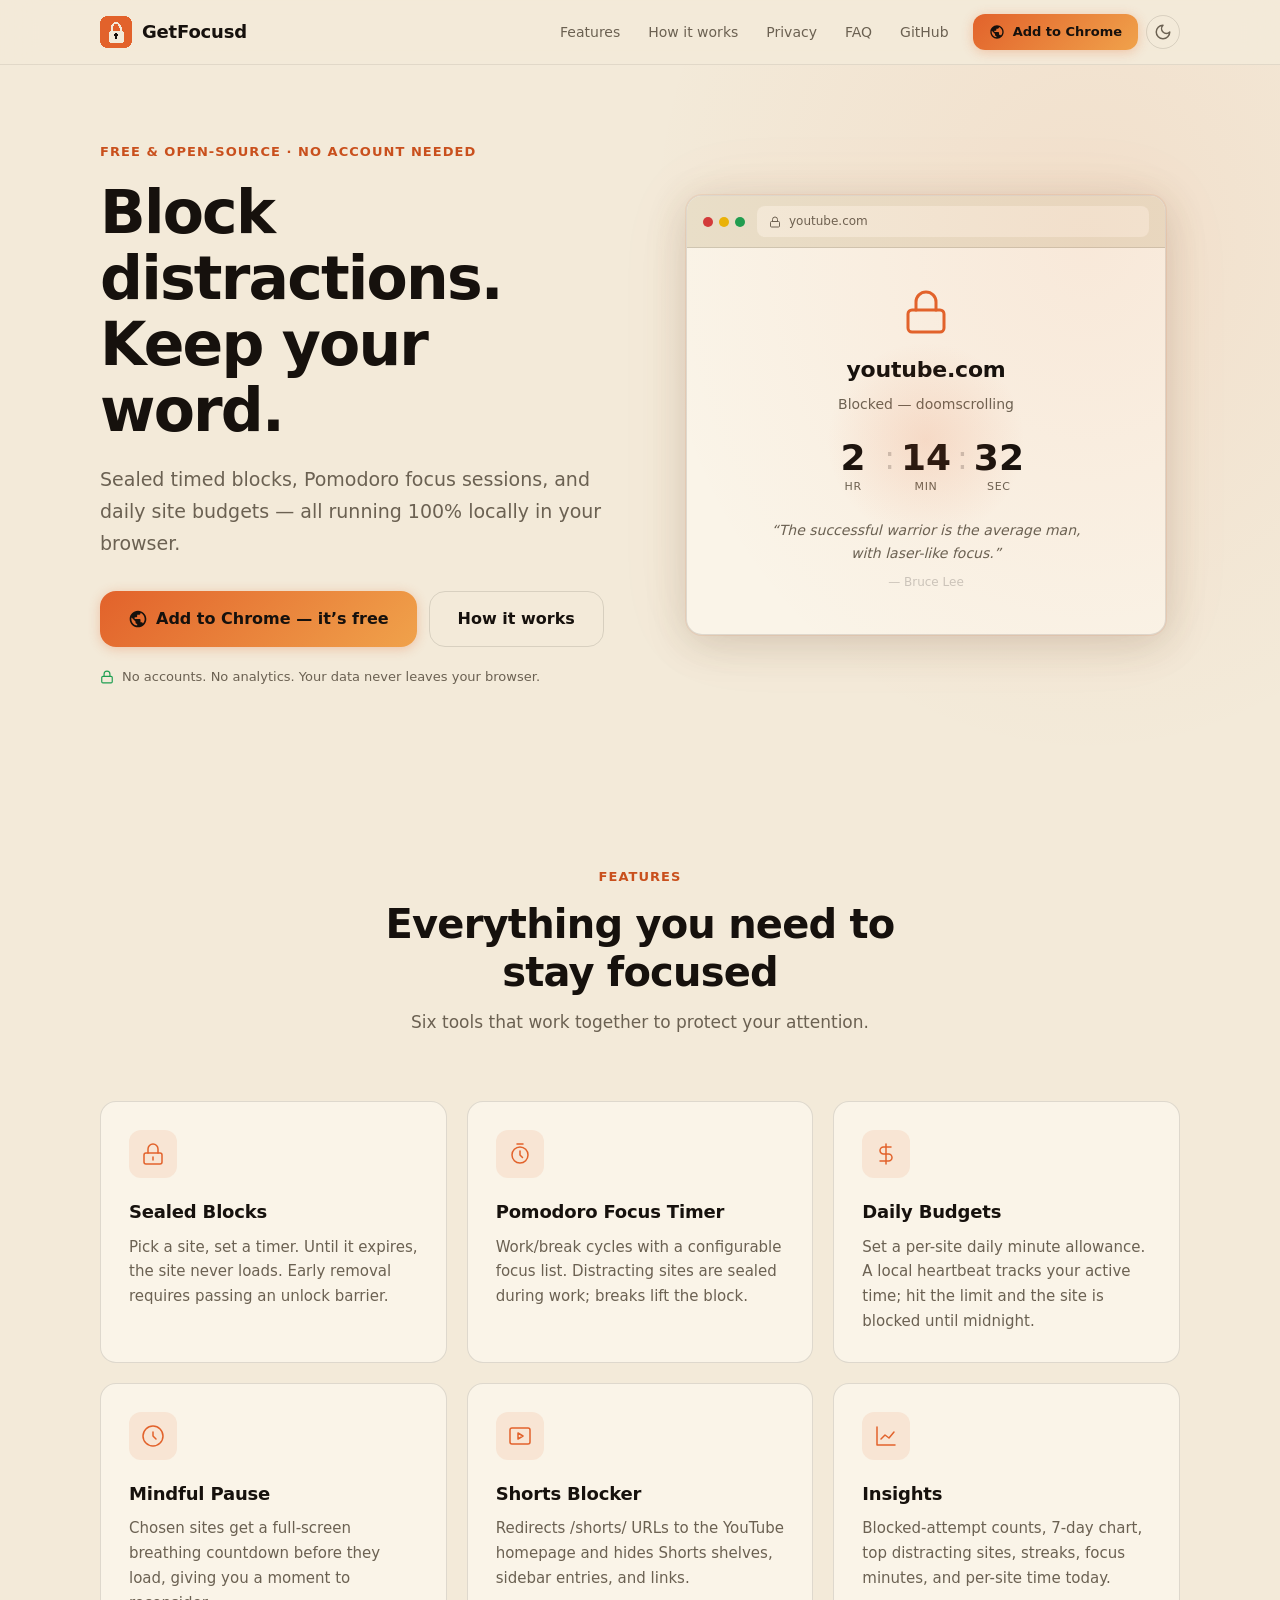
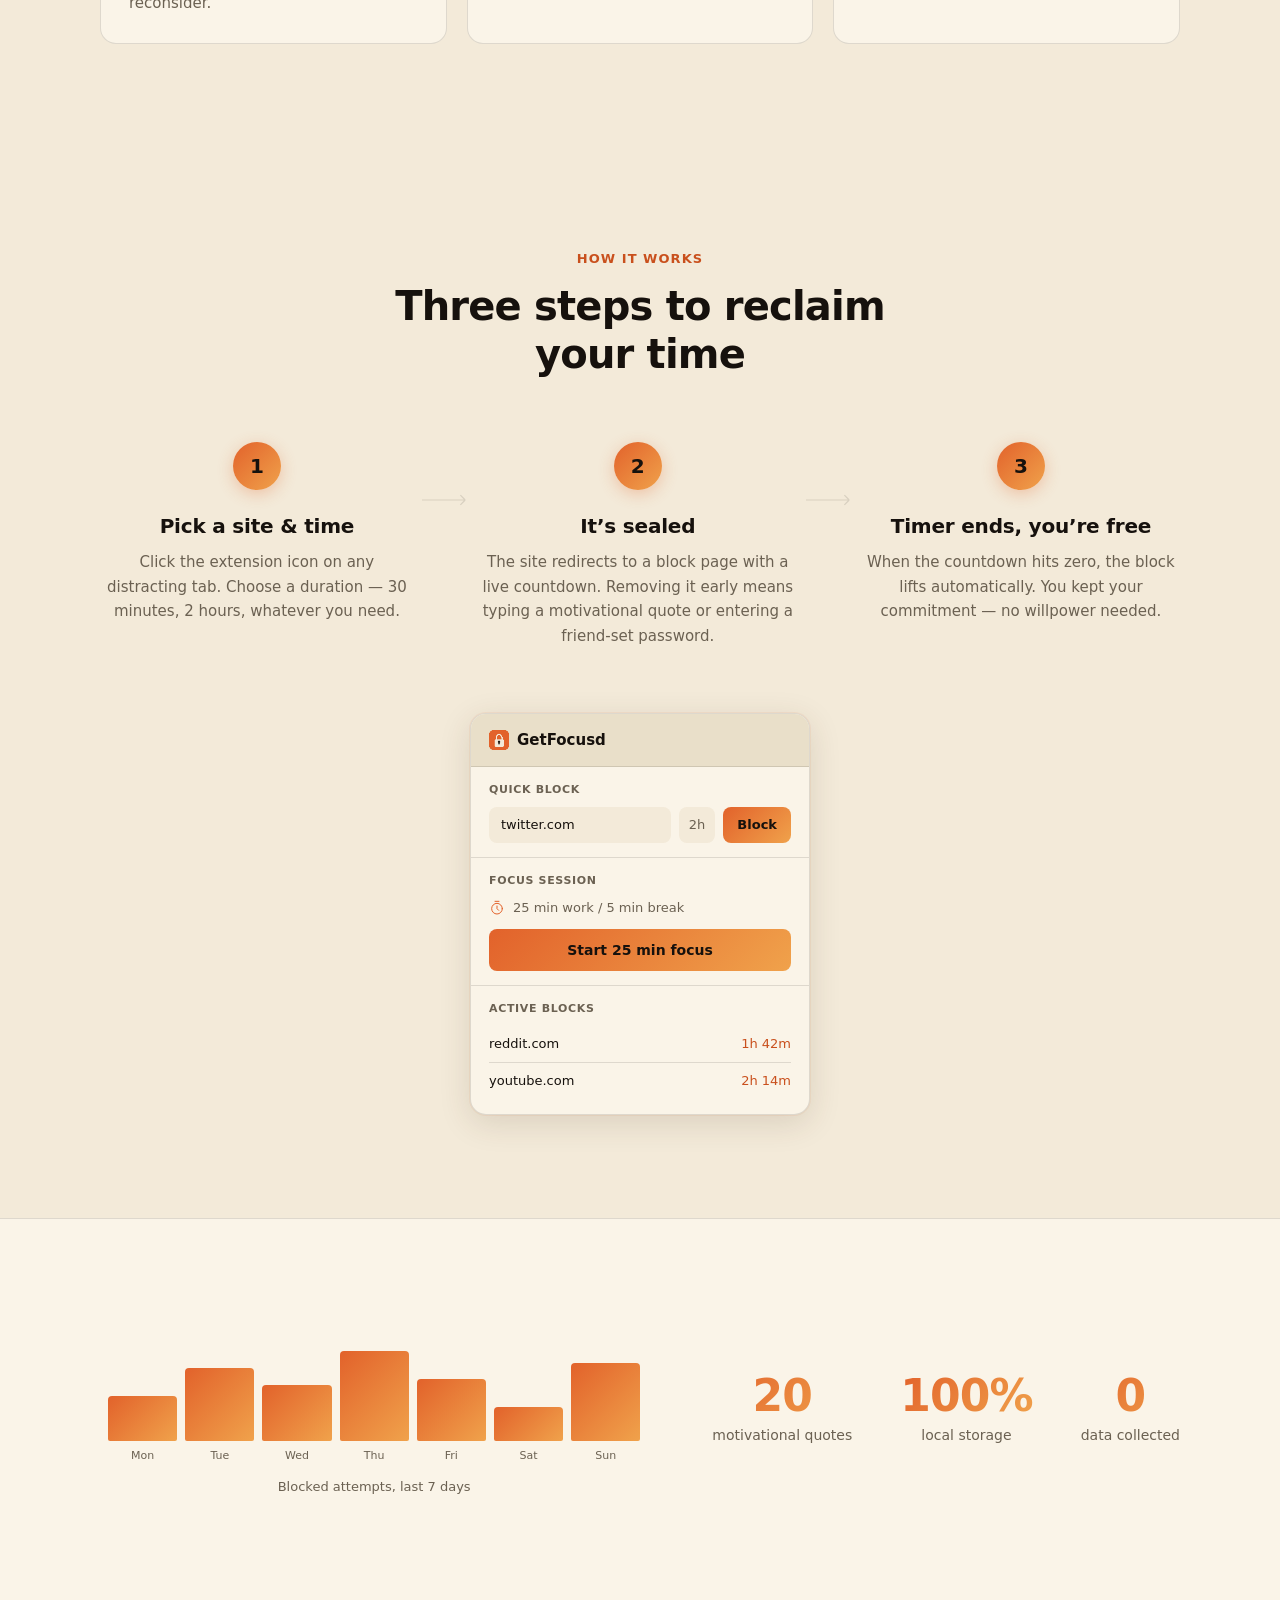
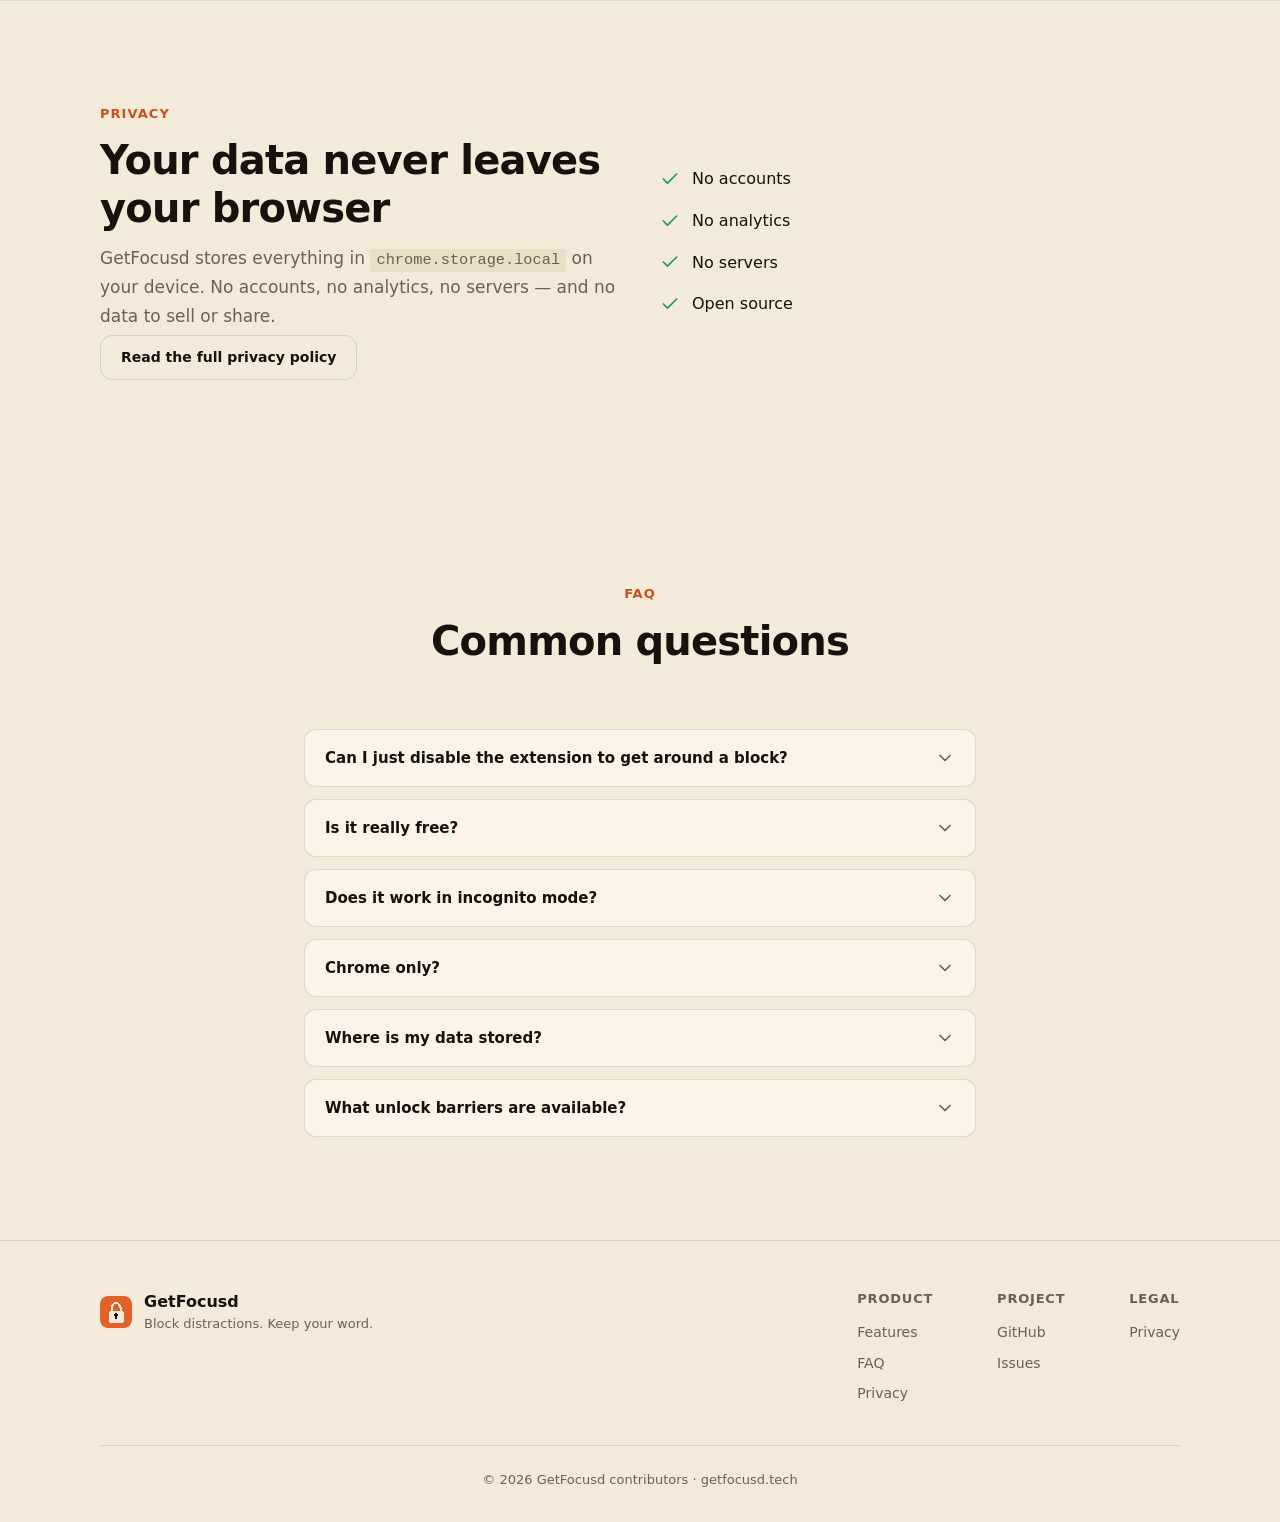
<file: website/index.html>
<!DOCTYPE html>
<html lang="en">
<head>
  <meta charset="UTF-8">
  <meta name="viewport" content="width=device-width, initial-scale=1.0">
  <title>GetFocusd — Block Websites &amp; Focus Timer</title>
  <meta name="description" content="Free, open-source Chrome extension that blocks distracting websites with sealed timers, Pomodoro focus sessions, daily budgets, and mindful pauses. 100% local, no account needed.">
  <meta property="og:title" content="GetFocusd — Block Websites &amp; Focus Timer">
  <meta property="og:description" content="Sealed blocks, Pomodoro timer, daily budgets, and mindful pauses. Free, open-source, 100% local. No accounts, no analytics.">
  <meta property="og:image" content="assets/icon128.png">
  <meta property="og:type" content="website">
  <meta property="og:url" content="https://getfocusd.tech/">
  <link rel="canonical" href="https://getfocusd.tech/">
  <meta name="theme-color" media="(prefers-color-scheme: light)" content="#f3ead9">
  <meta name="theme-color" media="(prefers-color-scheme: dark)" content="#16110d">
  <link rel="icon" type="image/png" sizes="32x32" href="assets/icon32.png">
  <link rel="icon" type="image/png" sizes="128x128" href="assets/icon128.png">
  <link rel="apple-touch-icon" href="assets/icon128.png">
  <link rel="stylesheet" href="styles.css">
  <script src="main.js" defer></script>
</head>
<body>

  <a class="skip-link" href="#main">Skip to content</a>

  <!-- ==================== NAV ==================== -->
  <header class="nav" id="nav">
    <div class="nav__inner container">
      <a href="index.html" class="nav__brand" aria-label="GetFocusd home">
        <img src="assets/icon32.png" alt="" width="32" height="32" class="nav__logo">
        <span class="nav__name">GetFocusd</span>
      </a>

      <input type="checkbox" id="nav-toggle" class="nav__toggle-input" aria-hidden="true">
      <label for="nav-toggle" class="nav__toggle" aria-label="Toggle menu" role="button" aria-expanded="false">
        <svg class="nav__toggle-icon" viewBox="0 0 24 24" fill="none" stroke="currentColor" stroke-width="2" stroke-linecap="round" aria-hidden="true"><line x1="3" y1="6" x2="21" y2="6"/><line x1="3" y1="12" x2="21" y2="12"/><line x1="3" y1="18" x2="21" y2="18"/></svg>
        <svg class="nav__close-icon" viewBox="0 0 24 24" fill="none" stroke="currentColor" stroke-width="2" stroke-linecap="round" aria-hidden="true"><line x1="18" y1="6" x2="6" y2="18"/><line x1="6" y1="6" x2="18" y2="18"/></svg>
      </label>

      <nav class="nav__links" aria-label="Main navigation">
        <a href="#features" class="nav__link">Features</a>
        <a href="#how-it-works" class="nav__link">How it works</a>
        <a href="#privacy" class="nav__link">Privacy</a>
        <a href="#faq" class="nav__link">FAQ</a>
        <a href="https://github.com/err0rgod/getfocusd" class="nav__link" target="_blank" rel="noopener">GitHub</a>
        <!-- TODO: replace with real CWS listing URL after publish -->
        <a href="https://chromewebstore.google.com/detail/getfocusd" class="btn btn--primary nav__cta" target="_blank" rel="noopener">
          <svg viewBox="0 0 24 24" width="16" height="16" fill="currentColor" aria-hidden="true"><path d="M12 2C6.48 2 2 6.48 2 12s4.48 10 10 10 10-4.48 10-10S17.52 2 12 2zm-1 17.93c-3.95-.49-7-3.85-7-7.93 0-.62.08-1.21.21-1.79L9 15v1c0 1.1.9 2 2 2v1.93zm6.9-2.54c-.26-.81-1-1.39-1.9-1.39h-1v-3c0-.55-.45-1-1-1H8v-2h2c.55 0 1-.45 1-1V7h2c1.1 0 2-.9 2-2v-.41c2.93 1.19 5 4.06 5 7.41 0 2.08-.8 3.97-2.1 5.39z"/></svg>
          Add to Chrome
        </a>
        <button class="nav__theme-toggle" id="theme-toggle" aria-label="Toggle theme" aria-pressed="false">
          <svg class="icon-sun" viewBox="0 0 24 24" fill="none" stroke="currentColor" stroke-width="2" stroke-linecap="round" stroke-linejoin="round" aria-hidden="true"><circle cx="12" cy="12" r="4"/><path d="M12 2v2"/><path d="M12 20v2"/><path d="M4.93 4.93l1.41 1.41"/><path d="M17.66 17.66l1.41 1.41"/><path d="M2 12h2"/><path d="M20 12h2"/><path d="M6.34 17.66l-1.41 1.41"/><path d="M19.07 4.93l-1.41 1.41"/></svg>
          <svg class="icon-moon" viewBox="0 0 24 24" fill="none" stroke="currentColor" stroke-width="2" stroke-linecap="round" stroke-linejoin="round" aria-hidden="true"><path d="M12 3a6 6 0 0 0 9 9 9 9 0 1 1-9-9Z"/></svg>
        </button>
      </nav>
    </div>
  </header>

  <main id="main">

    <!-- ==================== HERO ==================== -->
    <section class="hero">
      <div class="container hero__inner">
        <div class="hero__text">
          <p class="hero__eyebrow">Free &amp; open-source &middot; No account needed</p>
          <h1 class="hero__headline">Block distractions.<br>Keep your word.</h1>
          <p class="hero__sub">Sealed timed blocks, Pomodoro focus sessions, and daily site budgets &mdash; all running 100% locally in your browser.</p>
          <div class="hero__actions">
            <!-- TODO: replace with real CWS listing URL after publish -->
            <a href="https://chromewebstore.google.com/detail/getfocusd" class="btn btn--primary btn--lg" target="_blank" rel="noopener">
              <svg viewBox="0 0 24 24" width="20" height="20" fill="currentColor" aria-hidden="true"><path d="M12 2C6.48 2 2 6.48 2 12s4.48 10 10 10 10-4.48 10-10S17.52 2 12 2zm-1 17.93c-3.95-.49-7-3.85-7-7.93 0-.62.08-1.21.21-1.79L9 15v1c0 1.1.9 2 2 2v1.93zm6.9-2.54c-.26-.81-1-1.39-1.9-1.39h-1v-3c0-.55-.45-1-1-1H8v-2h2c.55 0 1-.45 1-1V7h2c1.1 0 2-.9 2-2v-.41c2.93 1.19 5 4.06 5 7.41 0 2.08-.8 3.97-2.1 5.39z"/></svg>
              Add to Chrome &mdash; it&rsquo;s free
            </a>
            <a href="#how-it-works" class="btn btn--ghost btn--lg">How it works</a>
          </div>
          <p class="hero__privacy-note">
            <svg viewBox="0 0 24 24" width="14" height="14" fill="none" stroke="currentColor" stroke-width="2" stroke-linecap="round" stroke-linejoin="round" aria-hidden="true"><rect x="3" y="11" width="18" height="11" rx="2"/><path d="M7 11V7a5 5 0 0 1 10 0v4"/></svg>
            No accounts. No analytics. Your data never leaves your browser.
          </p>
        </div>

        <!-- Live product mock: block page -->
        <div class="hero__mock" aria-hidden="true">
          <div class="mock-browser">
            <div class="mock-browser__bar">
              <div class="mock-browser__dots">
                <span class="mock-browser__dot"></span>
                <span class="mock-browser__dot"></span>
                <span class="mock-browser__dot"></span>
              </div>
              <div class="mock-browser__url">
                <svg viewBox="0 0 24 24" width="12" height="12" fill="none" stroke="currentColor" stroke-width="2" aria-hidden="true"><rect x="3" y="11" width="18" height="11" rx="2"/><path d="M7 11V7a5 5 0 0 1 10 0v4"/></svg>
                <span>youtube.com</span>
              </div>
            </div>
            <div class="mock-block-page">
              <div class="mock-block-page__glow"></div>
              <svg class="mock-block-page__lock" viewBox="0 0 24 24" fill="none" stroke="currentColor" stroke-width="1.5" stroke-linecap="round" stroke-linejoin="round" aria-hidden="true"><rect x="3" y="11" width="18" height="11" rx="2"/><path d="M7 11V7a5 5 0 0 1 10 0v4"/></svg>
              <h3 class="mock-block-page__domain">youtube.com</h3>
              <p class="mock-block-page__reason">Blocked &mdash; doomscrolling</p>
              <div class="mock-block-page__countdown" id="mock-countdown">
                <span class="mock-block-page__countdown-segment"><span class="mock-block-page__countdown-value" data-hours>2</span><span class="mock-block-page__countdown-unit">hr</span></span>
                <span class="mock-block-page__countdown-sep">:</span>
                <span class="mock-block-page__countdown-segment"><span class="mock-block-page__countdown-value" data-minutes>14</span><span class="mock-block-page__countdown-unit">min</span></span>
                <span class="mock-block-page__countdown-sep">:</span>
                <span class="mock-block-page__countdown-segment"><span class="mock-block-page__countdown-value" data-seconds>33</span><span class="mock-block-page__countdown-unit">sec</span></span>
              </div>
              <blockquote class="mock-block-page__quote">
                <p>&ldquo;The successful warrior is the average man, with laser-like focus.&rdquo;</p>
                <cite>&mdash; Bruce Lee</cite>
              </blockquote>
            </div>
          </div>
        </div>
      </div>
    </section>

    <!-- ==================== FEATURES ==================== -->
    <section class="features section" id="features">
      <div class="container">
        <div class="section__header reveal">
          <p class="section__eyebrow">Features</p>
          <h2 class="section__title">Everything you need to stay focused</h2>
          <p class="section__sub">Six tools that work together to protect your attention.</p>
        </div>

        <div class="features__grid">
          <div class="feature-card reveal">
            <div class="feature-card__icon">
              <svg viewBox="0 0 24 24" fill="none" stroke="currentColor" stroke-width="1.5" stroke-linecap="round" stroke-linejoin="round" aria-hidden="true"><rect x="3" y="11" width="18" height="11" rx="2"/><path d="M7 11V7a5 5 0 0 1 10 0v4"/><line x1="12" y1="15" x2="12" y2="18"/></svg>
            </div>
            <h3 class="feature-card__title">Sealed Blocks</h3>
            <p class="feature-card__desc">Pick a site, set a timer. Until it expires, the site never loads. Early removal requires passing an unlock barrier.</p>
          </div>

          <div class="feature-card reveal">
            <div class="feature-card__icon">
              <svg viewBox="0 0 24 24" fill="none" stroke="currentColor" stroke-width="1.5" stroke-linecap="round" stroke-linejoin="round" aria-hidden="true"><circle cx="12" cy="13" r="8"/><path d="M12 9v4l2.5 2.5"/><path d="M9 2h6"/></svg>
            </div>
            <h3 class="feature-card__title">Pomodoro Focus Timer</h3>
            <p class="feature-card__desc">Work/break cycles with a configurable focus list. Distracting sites are sealed during work; breaks lift the block.</p>
          </div>

          <div class="feature-card reveal">
            <div class="feature-card__icon">
              <svg viewBox="0 0 24 24" fill="none" stroke="currentColor" stroke-width="1.5" stroke-linecap="round" stroke-linejoin="round" aria-hidden="true"><path d="M12 2v20"/><path d="M17 5H9.5a3.5 3.5 0 0 0 0 7h5a3.5 3.5 0 0 1 0 7H6"/></svg>
            </div>
            <h3 class="feature-card__title">Daily Budgets</h3>
            <p class="feature-card__desc">Set a per-site daily minute allowance. A local heartbeat tracks your active time; hit the limit and the site is blocked until midnight.</p>
          </div>

          <div class="feature-card reveal">
            <div class="feature-card__icon">
              <svg viewBox="0 0 24 24" fill="none" stroke="currentColor" stroke-width="1.5" stroke-linecap="round" stroke-linejoin="round" aria-hidden="true"><circle cx="12" cy="12" r="10"/><path d="M12 8v4l3 3"/></svg>
            </div>
            <h3 class="feature-card__title">Mindful Pause</h3>
            <p class="feature-card__desc">Chosen sites get a full-screen breathing countdown before they load, giving you a moment to reconsider.</p>
          </div>

          <div class="feature-card reveal">
            <div class="feature-card__icon">
              <svg viewBox="0 0 24 24" fill="none" stroke="currentColor" stroke-width="1.5" stroke-linecap="round" stroke-linejoin="round" aria-hidden="true"><rect x="2" y="4" width="20" height="16" rx="2"/><path d="M10 9l5 3-5 3V9z"/></svg>
            </div>
            <h3 class="feature-card__title">Shorts Blocker</h3>
            <p class="feature-card__desc">Redirects /shorts/ URLs to the YouTube homepage and hides Shorts shelves, sidebar entries, and links.</p>
          </div>

          <div class="feature-card reveal">
            <div class="feature-card__icon">
              <svg viewBox="0 0 24 24" fill="none" stroke="currentColor" stroke-width="1.5" stroke-linecap="round" stroke-linejoin="round" aria-hidden="true"><path d="M3 3v18h18"/><path d="M7 15l4-4 4 3 5-6"/></svg>
            </div>
            <h3 class="feature-card__title">Insights</h3>
            <p class="feature-card__desc">Blocked-attempt counts, 7-day chart, top distracting sites, streaks, focus minutes, and per-site time today.</p>
          </div>
        </div>
      </div>
    </section>

    <!-- ==================== HOW IT WORKS ==================== -->
    <section class="how section" id="how-it-works">
      <div class="container">
        <div class="section__header reveal">
          <p class="section__eyebrow">How it works</p>
          <h2 class="section__title">Three steps to reclaim your time</h2>
        </div>

        <div class="how__steps reveal">
          <div class="how__step">
            <div class="how__step-number" aria-hidden="true">1</div>
            <h3 class="how__step-title">Pick a site &amp; time</h3>
            <p class="how__step-desc">Click the extension icon on any distracting tab. Choose a duration &mdash; 30 minutes, 2 hours, whatever you need.</p>
          </div>
          <div class="how__connector" aria-hidden="true">
            <svg viewBox="0 0 60 24" fill="none" stroke="currentColor" stroke-width="1.5" aria-hidden="true"><path d="M0 12h54m0 0l-6-6m6 6l-6 6"/></svg>
          </div>
          <div class="how__step">
            <div class="how__step-number" aria-hidden="true">2</div>
            <h3 class="how__step-title">It&rsquo;s sealed</h3>
            <p class="how__step-desc">The site redirects to a block page with a live countdown. Removing it early means typing a motivational quote or entering a friend-set password.</p>
          </div>
          <div class="how__connector" aria-hidden="true">
            <svg viewBox="0 0 60 24" fill="none" stroke="currentColor" stroke-width="1.5" aria-hidden="true"><path d="M0 12h54m0 0l-6-6m6 6l-6 6"/></svg>
          </div>
          <div class="how__step">
            <div class="how__step-number" aria-hidden="true">3</div>
            <h3 class="how__step-title">Timer ends, you&rsquo;re free</h3>
            <p class="how__step-desc">When the countdown hits zero, the block lifts automatically. You kept your commitment &mdash; no willpower needed.</p>
          </div>
        </div>

        <!-- Popup mock -->
        <div class="how__mock reveal" aria-hidden="true">
          <div class="mock-popup">
            <div class="mock-popup__header">
              <img src="assets/icon32.png" alt="" width="20" height="20">
              <span>GetFocusd</span>
            </div>
            <div class="mock-popup__section">
              <p class="mock-popup__label">Quick block</p>
              <div class="mock-popup__row">
                <span class="mock-popup__domain">twitter.com</span>
                <span class="mock-popup__duration">2h</span>
                <span class="mock-popup__block-btn">Block</span>
              </div>
            </div>
            <div class="mock-popup__divider"></div>
            <div class="mock-popup__section">
              <p class="mock-popup__label">Focus session</p>
              <div class="mock-popup__focus-row">
                <svg viewBox="0 0 24 24" width="16" height="16" fill="none" stroke="currentColor" stroke-width="1.5" stroke-linecap="round" stroke-linejoin="round" aria-hidden="true"><circle cx="12" cy="13" r="8"/><path d="M12 9v4l2.5 2.5"/><path d="M9 2h6"/></svg>
                <span>25 min work / 5 min break</span>
              </div>
              <div class="mock-popup__start-btn">Start 25 min focus</div>
            </div>
            <div class="mock-popup__divider"></div>
            <div class="mock-popup__section">
              <p class="mock-popup__label">Active blocks</p>
              <div class="mock-popup__block-item">
                <span class="mock-popup__block-domain">reddit.com</span>
                <span class="mock-popup__block-time">1h 42m</span>
              </div>
              <div class="mock-popup__block-item">
                <span class="mock-popup__block-domain">youtube.com</span>
                <span class="mock-popup__block-time">2h 14m</span>
              </div>
            </div>
          </div>
        </div>
      </div>
    </section>

    <!-- ==================== INSIGHTS / FACTS STRIP ==================== -->
    <section class="insights-strip section">
      <div class="container">
        <div class="insights-strip__inner reveal">
          <!-- CSS-only 7-day bar chart -->
          <div class="insights-chart" aria-hidden="true">
            <div class="insights-chart__bars">
              <div class="insights-chart__bar" style="--h:40%"><span class="insights-chart__tooltip">Mon</span></div>
              <div class="insights-chart__bar" style="--h:65%"><span class="insights-chart__tooltip">Tue</span></div>
              <div class="insights-chart__bar" style="--h:50%"><span class="insights-chart__tooltip">Wed</span></div>
              <div class="insights-chart__bar" style="--h:80%"><span class="insights-chart__tooltip">Thu</span></div>
              <div class="insights-chart__bar" style="--h:55%"><span class="insights-chart__tooltip">Fri</span></div>
              <div class="insights-chart__bar" style="--h:30%"><span class="insights-chart__tooltip">Sat</span></div>
              <div class="insights-chart__bar" style="--h:70%"><span class="insights-chart__tooltip">Sun</span></div>
            </div>
            <p class="insights-chart__caption">Blocked attempts, last 7 days</p>
          </div>

          <div class="insights-facts">
            <div class="insights-fact">
              <p class="insights-fact__number">20</p>
              <p class="insights-fact__label">motivational quotes</p>
            </div>
            <div class="insights-fact">
              <p class="insights-fact__number">100%</p>
              <p class="insights-fact__label">local storage</p>
            </div>
            <div class="insights-fact">
              <p class="insights-fact__number">0</p>
              <p class="insights-fact__label">data collected</p>
            </div>
          </div>
        </div>
      </div>
    </section>

    <!-- ==================== PRIVACY ==================== -->
    <section class="privacy section" id="privacy">
      <div class="container">
        <div class="privacy__inner reveal">
          <div class="privacy__text">
            <p class="section__eyebrow">Privacy</p>
            <h2 class="section__title">Your data never leaves your browser</h2>
            <p class="section__sub">GetFocusd stores everything in <code>chrome.storage.local</code> on your device. No accounts, no analytics, no servers &mdash; and no data to sell or share.</p>
            <a href="privacy.html" class="btn btn--ghost">Read the full privacy policy</a>
          </div>
          <ul class="privacy__checklist">
            <li class="privacy__check-item">
              <svg viewBox="0 0 24 24" width="20" height="20" fill="none" stroke="currentColor" stroke-width="2" stroke-linecap="round" stroke-linejoin="round" aria-hidden="true"><polyline points="20 6 9 17 4 12"/></svg>
              No accounts
            </li>
            <li class="privacy__check-item">
              <svg viewBox="0 0 24 24" width="20" height="20" fill="none" stroke="currentColor" stroke-width="2" stroke-linecap="round" stroke-linejoin="round" aria-hidden="true"><polyline points="20 6 9 17 4 12"/></svg>
              No analytics
            </li>
            <li class="privacy__check-item">
              <svg viewBox="0 0 24 24" width="20" height="20" fill="none" stroke="currentColor" stroke-width="2" stroke-linecap="round" stroke-linejoin="round" aria-hidden="true"><polyline points="20 6 9 17 4 12"/></svg>
              No servers
            </li>
            <li class="privacy__check-item">
              <svg viewBox="0 0 24 24" width="20" height="20" fill="none" stroke="currentColor" stroke-width="2" stroke-linecap="round" stroke-linejoin="round" aria-hidden="true"><polyline points="20 6 9 17 4 12"/></svg>
              <a href="https://github.com/err0rgod/getfocusd" target="_blank" rel="noopener">Open source</a>
            </li>
          </ul>
        </div>
      </div>
    </section>

    <!-- ==================== FAQ ==================== -->
    <section class="faq section" id="faq">
      <div class="container">
        <div class="section__header reveal">
          <p class="section__eyebrow">FAQ</p>
          <h2 class="section__title">Common questions</h2>
        </div>

        <div class="faq__list">
          <div class="faq__item reveal">
            <button class="faq__question" aria-expanded="false" aria-controls="faq-a1" id="faq-q1">
              <span>Can I just disable the extension to get around a block?</span>
              <svg class="faq__chevron" viewBox="0 0 24 24" width="20" height="20" fill="none" stroke="currentColor" stroke-width="2" stroke-linecap="round" stroke-linejoin="round" aria-hidden="true"><polyline points="6 9 12 15 18 9"/></svg>
            </button>
            <div class="faq__answer" id="faq-a1" role="region" aria-labelledby="faq-q1">
              <p>Honestly? Yes &mdash; a determined user can disable any Chrome extension from <code>chrome://extensions</code>. GetFocusd adds serious friction for impulses, but it&rsquo;s a commitment device, not a vault. The unlock barriers are designed to give you a moment of pause so your better judgment can catch up with your impulse.</p>
            </div>
          </div>

          <div class="faq__item reveal">
            <button class="faq__question" aria-expanded="false" aria-controls="faq-a2" id="faq-q2">
              <span>Is it really free?</span>
              <svg class="faq__chevron" viewBox="0 0 24 24" width="20" height="20" fill="none" stroke="currentColor" stroke-width="2" stroke-linecap="round" stroke-linejoin="round" aria-hidden="true"><polyline points="6 9 12 15 18 9"/></svg>
            </button>
            <div class="faq__answer" id="faq-a2" role="region" aria-labelledby="faq-q2">
              <p>Yes. GetFocusd is free and open-source (MIT license). There are no premium tiers, no subscriptions, and no ads. The source code is on <a href="https://github.com/err0rgod/getfocusd" target="_blank" rel="noopener">GitHub</a>.</p>
            </div>
          </div>

          <div class="faq__item reveal">
            <button class="faq__question" aria-expanded="false" aria-controls="faq-a3" id="faq-q3">
              <span>Does it work in incognito mode?</span>
              <svg class="faq__chevron" viewBox="0 0 24 24" width="20" height="20" fill="none" stroke="currentColor" stroke-width="2" stroke-linecap="round" stroke-linejoin="round" aria-hidden="true"><polyline points="6 9 12 15 18 9"/></svg>
            </button>
            <div class="faq__answer" id="faq-a3" role="region" aria-labelledby="faq-q3">
              <p>Yes, if you enable it. Go to <code>chrome://extensions</code>, find GetFocusd, click <strong>Details</strong>, and toggle <strong>Allow in incognito</strong>. Chrome disables extensions in incognito by default.</p>
            </div>
          </div>

          <div class="faq__item reveal">
            <button class="faq__question" aria-expanded="false" aria-controls="faq-a4" id="faq-q4">
              <span>Chrome only?</span>
              <svg class="faq__chevron" viewBox="0 0 24 24" width="20" height="20" fill="none" stroke="currentColor" stroke-width="2" stroke-linecap="round" stroke-linejoin="round" aria-hidden="true"><polyline points="6 9 12 15 18 9"/></svg>
            </button>
            <div class="faq__answer" id="faq-a4" role="region" aria-labelledby="faq-q4">
              <p>GetFocusd works in Google Chrome, Microsoft Edge, and Brave &mdash; any Chromium-based browser that supports Manifest V3. A Firefox port is on the roadmap.</p>
            </div>
          </div>

          <div class="faq__item reveal">
            <button class="faq__question" aria-expanded="false" aria-controls="faq-a5" id="faq-q5">
              <span>Where is my data stored?</span>
              <svg class="faq__chevron" viewBox="0 0 24 24" width="20" height="20" fill="none" stroke="currentColor" stroke-width="2" stroke-linecap="round" stroke-linejoin="round" aria-hidden="true"><polyline points="6 9 12 15 18 9"/></svg>
            </button>
            <div class="faq__answer" id="faq-a5" role="region" aria-labelledby="faq-q5">
              <p>Everything &mdash; your block list, schedules, budgets, settings, and usage stats &mdash; is stored in <code>chrome.storage.local</code> on your device. Nothing is transmitted anywhere. Uninstalling the extension deletes all data. Read the <a href="privacy.html">full privacy policy</a> for details.</p>
            </div>
          </div>

          <div class="faq__item reveal">
            <button class="faq__question" aria-expanded="false" aria-controls="faq-a6" id="faq-q6">
              <span>What unlock barriers are available?</span>
              <svg class="faq__chevron" viewBox="0 0 24 24" width="20" height="20" fill="none" stroke="currentColor" stroke-width="2" stroke-linecap="round" stroke-linejoin="round" aria-hidden="true"><polyline points="6 9 12 15 18 9"/></svg>
            </button>
            <div class="faq__answer" id="faq-a6" role="region" aria-labelledby="faq-q6">
              <p>Two options: a <strong>typing challenge</strong> (type a motivational quote exactly) or a <strong>friend-set password</strong> (stored locally as a SHA-256 hash, never plaintext). You choose which one in Settings.</p>
            </div>
          </div>
        </div>
      </div>
    </section>

  </main>

  <!-- ==================== FOOTER ==================== -->
  <footer class="footer">
    <div class="container">
      <div class="footer__inner">
        <div class="footer__brand">
          <img src="assets/icon32.png" alt="" width="32" height="32">
          <div>
            <p class="footer__name">GetFocusd</p>
            <p class="footer__tagline">Block distractions. Keep your word.</p>
          </div>
        </div>
        <div class="footer__columns">
          <div class="footer__col">
            <p class="footer__col-title">Product</p>
            <a href="#features" class="footer__link">Features</a>
            <a href="#faq" class="footer__link">FAQ</a>
            <a href="privacy.html" class="footer__link">Privacy</a>
          </div>
          <div class="footer__col">
            <p class="footer__col-title">Project</p>
            <a href="https://github.com/err0rgod/getfocusd" class="footer__link" target="_blank" rel="noopener">GitHub</a>
            <a href="https://github.com/err0rgod/getfocusd/issues" class="footer__link" target="_blank" rel="noopener">Issues</a>
          </div>
          <div class="footer__col">
            <p class="footer__col-title">Legal</p>
            <a href="privacy.html" class="footer__link">Privacy</a>
          </div>
        </div>
      </div>
      <div class="footer__bottom">
        <p>&copy; 2026 GetFocusd contributors &middot; <a href="https://getfocusd.tech">getfocusd.tech</a></p>
      </div>
    </div>
  </footer>

</body>
</html>
</file>
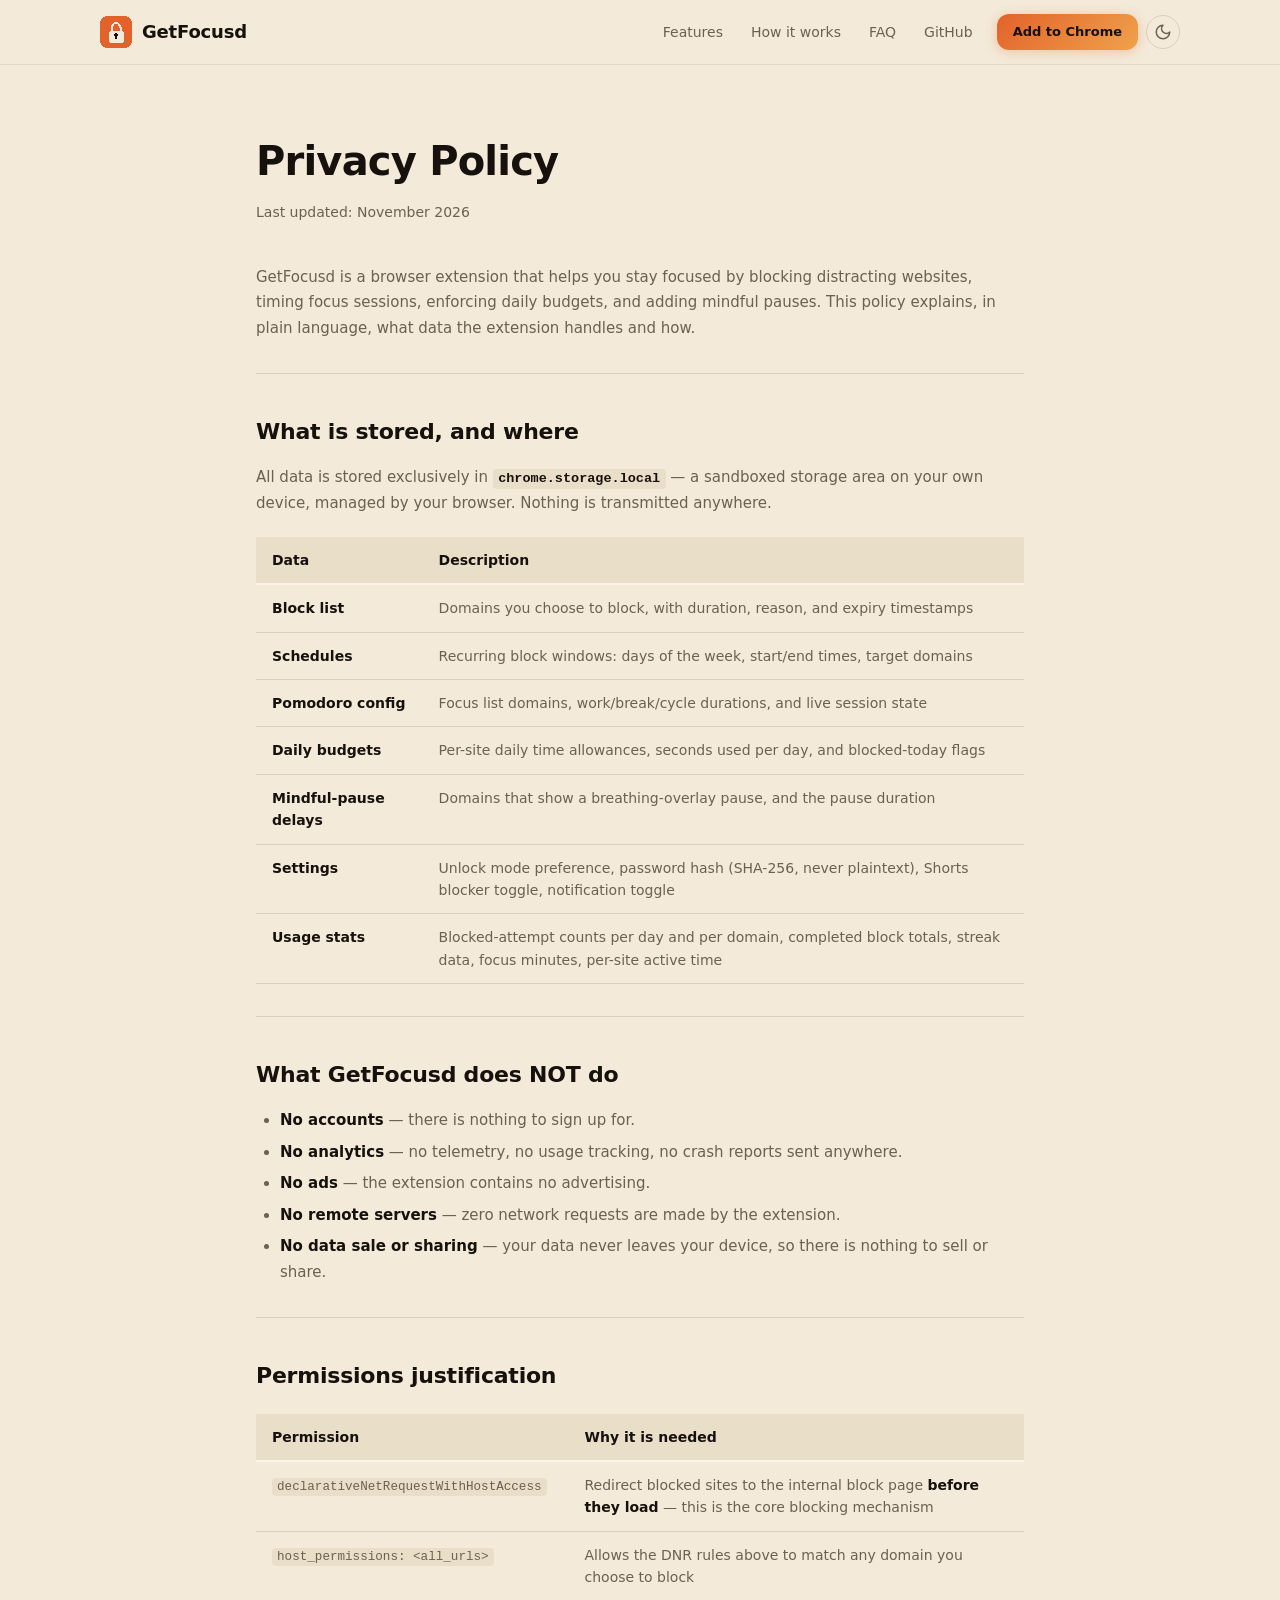
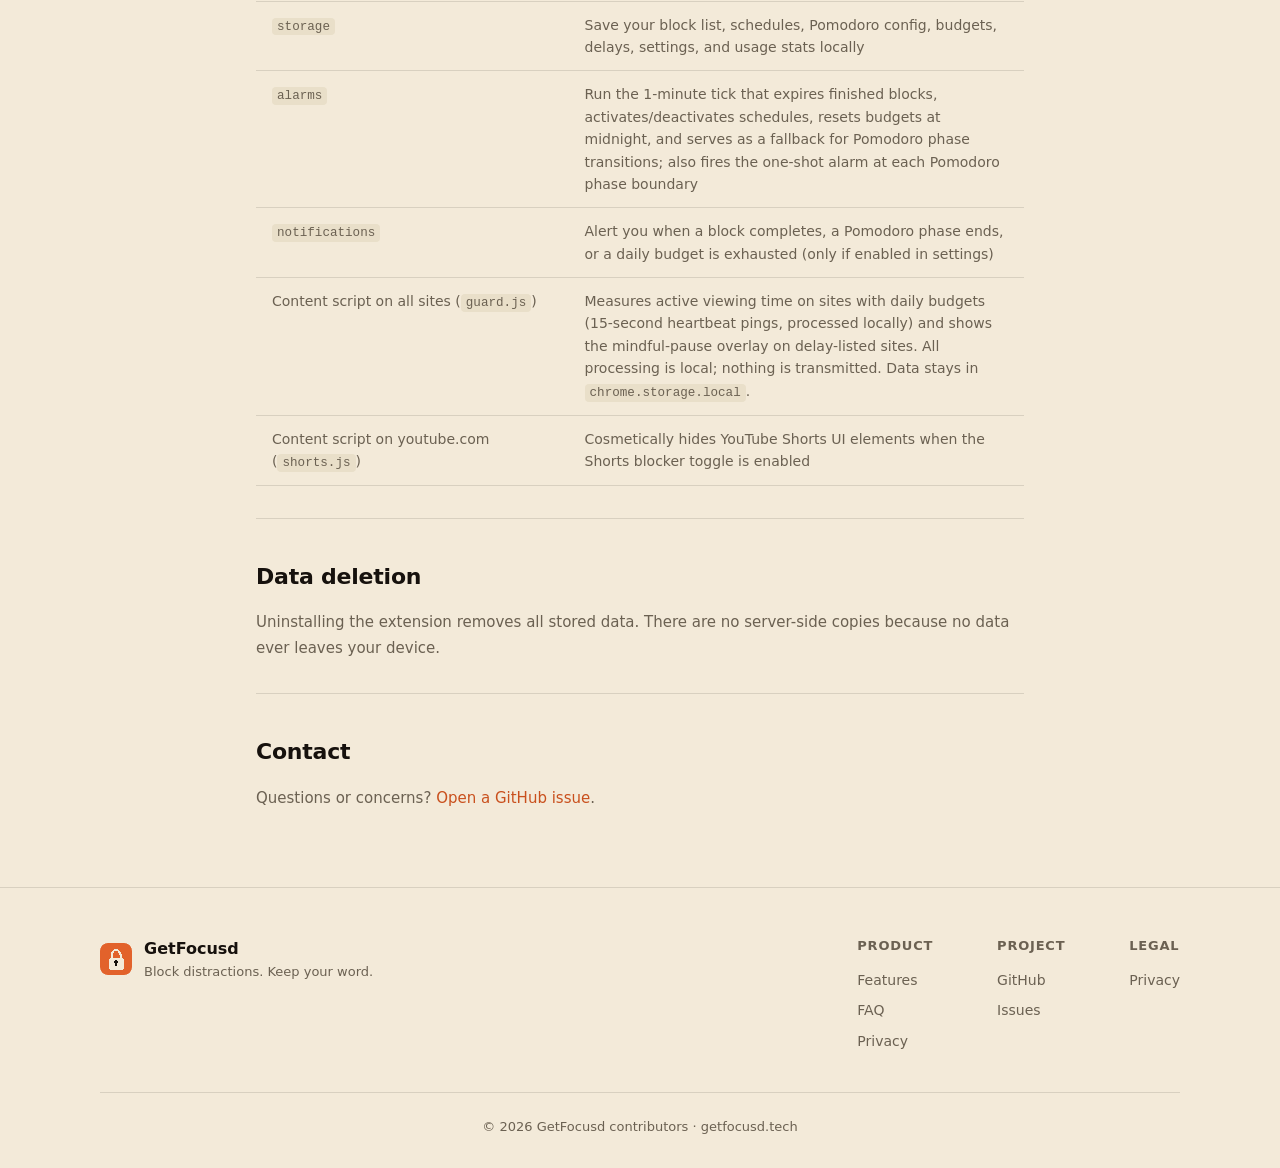
<file: website/privacy.html>
<!DOCTYPE html>
<html lang="en">
<head>
  <meta charset="UTF-8">
  <meta name="viewport" content="width=device-width, initial-scale=1.0">
  <title>Privacy Policy — GetFocusd</title>
  <meta name="description" content="GetFocusd privacy policy. No accounts, no analytics, no servers. All data is stored locally in your browser.">
  <link rel="canonical" href="https://getfocusd.tech/privacy">
  <meta name="theme-color" media="(prefers-color-scheme: light)" content="#f3ead9">
  <meta name="theme-color" media="(prefers-color-scheme: dark)" content="#16110d">
  <link rel="icon" type="image/png" sizes="32x32" href="assets/icon32.png">
  <link rel="icon" type="image/png" sizes="128x128" href="assets/icon128.png">
  <link rel="stylesheet" href="styles.css">
  <script src="main.js" defer></script>
</head>
<body>

  <a class="skip-link" href="#main">Skip to content</a>

  <!-- Nav -->
  <header class="nav">
    <div class="nav__inner container">
      <a href="index.html" class="nav__brand" aria-label="GetFocusd home">
        <img src="assets/icon32.png" alt="" width="32" height="32" class="nav__logo">
        <span class="nav__name">GetFocusd</span>
      </a>
      <nav class="nav__links" aria-label="Main navigation">
        <a href="index.html#features" class="nav__link">Features</a>
        <a href="index.html#how-it-works" class="nav__link">How it works</a>
        <a href="index.html#faq" class="nav__link">FAQ</a>
        <a href="https://github.com/err0rgod/getfocusd" class="nav__link" target="_blank" rel="noopener">GitHub</a>
        <!-- TODO: replace with real CWS listing URL after publish -->
        <a href="https://chromewebstore.google.com/detail/getfocusd" class="btn btn--primary nav__cta" target="_blank" rel="noopener">Add to Chrome</a>
        <button class="nav__theme-toggle" id="theme-toggle" aria-label="Toggle theme" aria-pressed="false">
          <svg class="icon-sun" viewBox="0 0 24 24" fill="none" stroke="currentColor" stroke-width="2" stroke-linecap="round" stroke-linejoin="round" aria-hidden="true"><circle cx="12" cy="12" r="4"/><path d="M12 2v2"/><path d="M12 20v2"/><path d="M4.93 4.93l1.41 1.41"/><path d="M17.66 17.66l1.41 1.41"/><path d="M2 12h2"/><path d="M20 12h2"/><path d="M6.34 17.66l-1.41 1.41"/><path d="M19.07 4.93l-1.41 1.41"/></svg>
          <svg class="icon-moon" viewBox="0 0 24 24" fill="none" stroke="currentColor" stroke-width="2" stroke-linecap="round" stroke-linejoin="round" aria-hidden="true"><path d="M12 3a6 6 0 0 0 9 9 9 9 0 1 1-9-9Z"/></svg>
        </button>
      </nav>
    </div>
  </header>

  <main id="main">
    <div class="privacy-page">
      <div class="container">
        <div class="privacy-page__content">
          <h1>Privacy Policy</h1>
          <p class="last-updated">Last updated: November 2026</p>

          <p>GetFocusd is a browser extension that helps you stay focused by blocking distracting websites, timing focus sessions, enforcing daily budgets, and adding mindful pauses. This policy explains, in plain language, what data the extension handles and how.</p>

          <div class="privacy-page__divider"></div>

          <h2>What is stored, and where</h2>
          <p>All data is stored exclusively in <strong><code>chrome.storage.local</code></strong> &mdash; a sandboxed storage area on your own device, managed by your browser. Nothing is transmitted anywhere.</p>

          <table>
            <thead>
              <tr>
                <th>Data</th>
                <th>Description</th>
              </tr>
            </thead>
            <tbody>
              <tr>
                <td><strong>Block list</strong></td>
                <td>Domains you choose to block, with duration, reason, and expiry timestamps</td>
              </tr>
              <tr>
                <td><strong>Schedules</strong></td>
                <td>Recurring block windows: days of the week, start/end times, target domains</td>
              </tr>
              <tr>
                <td><strong>Pomodoro config</strong></td>
                <td>Focus list domains, work/break/cycle durations, and live session state</td>
              </tr>
              <tr>
                <td><strong>Daily budgets</strong></td>
                <td>Per-site daily time allowances, seconds used per day, and blocked-today flags</td>
              </tr>
              <tr>
                <td><strong>Mindful-pause delays</strong></td>
                <td>Domains that show a breathing-overlay pause, and the pause duration</td>
              </tr>
              <tr>
                <td><strong>Settings</strong></td>
                <td>Unlock mode preference, password hash (SHA-256, never plaintext), Shorts blocker toggle, notification toggle</td>
              </tr>
              <tr>
                <td><strong>Usage stats</strong></td>
                <td>Blocked-attempt counts per day and per domain, completed block totals, streak data, focus minutes, per-site active time</td>
              </tr>
            </tbody>
          </table>

          <div class="privacy-page__divider"></div>

          <h2>What GetFocusd does NOT do</h2>
          <ul>
            <li><strong>No accounts</strong> &mdash; there is nothing to sign up for.</li>
            <li><strong>No analytics</strong> &mdash; no telemetry, no usage tracking, no crash reports sent anywhere.</li>
            <li><strong>No ads</strong> &mdash; the extension contains no advertising.</li>
            <li><strong>No remote servers</strong> &mdash; zero network requests are made by the extension.</li>
            <li><strong>No data sale or sharing</strong> &mdash; your data never leaves your device, so there is nothing to sell or share.</li>
          </ul>

          <div class="privacy-page__divider"></div>

          <h2>Permissions justification</h2>
          <table>
            <thead>
              <tr>
                <th>Permission</th>
                <th>Why it is needed</th>
              </tr>
            </thead>
            <tbody>
              <tr>
                <td><code>declarativeNetRequestWithHostAccess</code></td>
                <td>Redirect blocked sites to the internal block page <strong>before they load</strong> &mdash; this is the core blocking mechanism</td>
              </tr>
              <tr>
                <td><code>host_permissions: &lt;all_urls&gt;</code></td>
                <td>Allows the DNR rules above to match any domain you choose to block</td>
              </tr>
              <tr>
                <td><code>storage</code></td>
                <td>Save your block list, schedules, Pomodoro config, budgets, delays, settings, and usage stats locally</td>
              </tr>
              <tr>
                <td><code>alarms</code></td>
                <td>Run the 1-minute tick that expires finished blocks, activates/deactivates schedules, resets budgets at midnight, and serves as a fallback for Pomodoro phase transitions; also fires the one-shot alarm at each Pomodoro phase boundary</td>
              </tr>
              <tr>
                <td><code>notifications</code></td>
                <td>Alert you when a block completes, a Pomodoro phase ends, or a daily budget is exhausted (only if enabled in settings)</td>
              </tr>
              <tr>
                <td>Content script on all sites (<code>guard.js</code>)</td>
                <td>Measures active viewing time on sites with daily budgets (15-second heartbeat pings, processed locally) and shows the mindful-pause overlay on delay-listed sites. All processing is local; nothing is transmitted. Data stays in <code>chrome.storage.local</code>.</td>
              </tr>
              <tr>
                <td>Content script on youtube.com (<code>shorts.js</code>)</td>
                <td>Cosmetically hides YouTube Shorts UI elements when the Shorts blocker toggle is enabled</td>
              </tr>
            </tbody>
          </table>

          <div class="privacy-page__divider"></div>

          <h2>Data deletion</h2>
          <p>Uninstalling the extension removes all stored data. There are no server-side copies because no data ever leaves your device.</p>

          <div class="privacy-page__divider"></div>

          <h2>Contact</h2>
          <p>Questions or concerns? <a href="https://github.com/err0rgod/getfocusd/issues" target="_blank" rel="noopener">Open a GitHub issue</a>.</p>
        </div>
      </div>
    </div>
  </main>

  <!-- Footer -->
  <footer class="footer">
    <div class="container">
      <div class="footer__inner">
        <div class="footer__brand">
          <img src="assets/icon32.png" alt="" width="32" height="32">
          <div>
            <p class="footer__name">GetFocusd</p>
            <p class="footer__tagline">Block distractions. Keep your word.</p>
          </div>
        </div>
        <div class="footer__columns">
          <div class="footer__col">
            <p class="footer__col-title">Product</p>
            <a href="index.html#features" class="footer__link">Features</a>
            <a href="index.html#faq" class="footer__link">FAQ</a>
            <a href="privacy.html" class="footer__link">Privacy</a>
          </div>
          <div class="footer__col">
            <p class="footer__col-title">Project</p>
            <a href="https://github.com/err0rgod/getfocusd" class="footer__link" target="_blank" rel="noopener">GitHub</a>
            <a href="https://github.com/err0rgod/getfocusd/issues" class="footer__link" target="_blank" rel="noopener">Issues</a>
          </div>
          <div class="footer__col">
            <p class="footer__col-title">Legal</p>
            <a href="privacy.html" class="footer__link">Privacy</a>
          </div>
        </div>
      </div>
      <div class="footer__bottom">
        <p>&copy; 2026 GetFocusd contributors &middot; <a href="https://getfocusd.tech">getfocusd.tech</a></p>
      </div>
    </div>
  </footer>

</body>
</html>
</file>
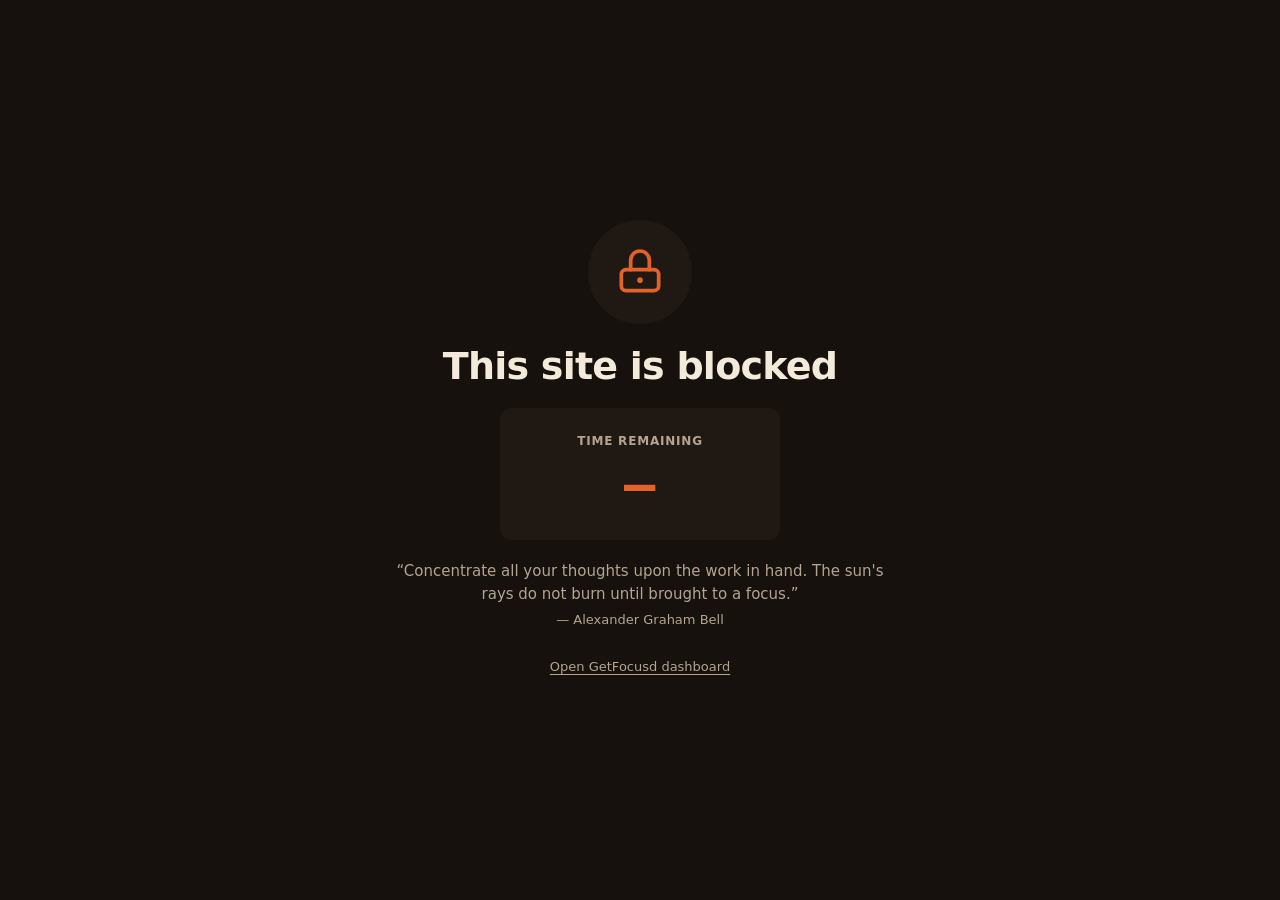
<file: src/blocked/blocked.html>
<!DOCTYPE html>
<html lang="en">
<head>
  <meta charset="utf-8">
  <meta name="viewport" content="width=device-width, initial-scale=1">
  <title>Blocked</title>
  <link rel="stylesheet" href="blocked.css">
</head>
<body>

  <main class="wrap">
    <div class="lock-wrap" aria-hidden="true">
      <svg class="lock-glyph" viewBox="0 0 24 24" width="56" height="56" fill="none"
           stroke="currentColor" stroke-width="1.6" stroke-linecap="round" stroke-linejoin="round">
        <rect x="4" y="11" width="16" height="9" rx="2"></rect>
        <path d="M8 11V7a4 4 0 0 1 8 0v4"></path>
        <circle cx="12" cy="15.5" r="1.2" fill="currentColor" stroke="none"></circle>
      </svg>
    </div>

    <h1 id="headline" class="headline">This site is blocked</h1>
    <p id="subline" class="subline" hidden></p>
    <p id="reason" class="reason" hidden></p>

    <section class="countdown-card" aria-label="Time remaining">
      <p class="countdown-label">Time remaining</p>
      <p id="countdown" class="countdown">--:--:--</p>
    </section>

    <blockquote id="quote" class="quote" hidden>
      <p id="quote-text" class="quote-text"></p>
      <footer id="quote-author" class="quote-author"></footer>
    </blockquote>

    <p id="attempts" class="attempts" hidden></p>

    <button id="dashboard-link" class="dashboard-link" type="button">
      Open GetFocusd dashboard
    </button>
  </main>

  <script type="module" src="blocked.js"></script>
</body>
</html>
</file>
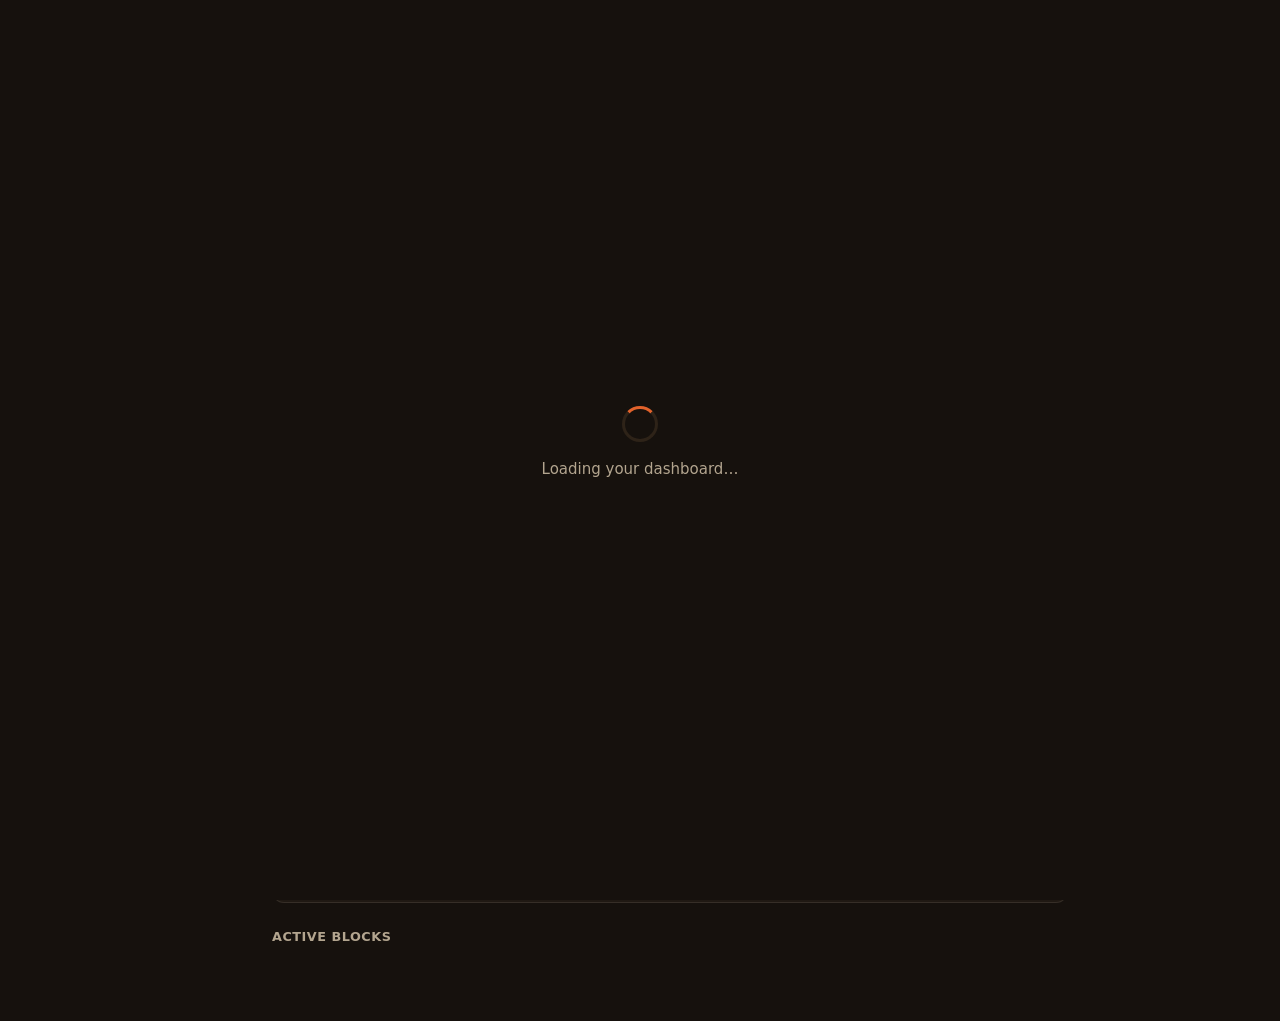
<file: src/options/options.html>
<!DOCTYPE html>
<html lang="en">
<head>
  <meta charset="UTF-8">
  <meta name="viewport" content="width=device-width, initial-scale=1.0">
  <title>GetFocusd — Dashboard</title>
  <link rel="stylesheet" href="./options.css">
</head>
<body>
  <!-- First-load overlay: visible until the first GET_STATE round-trip completes. -->
  <div id="loading-overlay" role="status" aria-label="Loading">
    <div class="spinner" aria-hidden="true"></div>
    <p>Loading your dashboard…</p>
  </div>

  <div class="app">
    <!-- ===================== Sidebar / tab bar ===================== -->
    <nav class="sidebar" aria-label="Dashboard sections">
      <div class="brand">
        <svg class="brand-icon" viewBox="0 0 24 24" fill="none" stroke="currentColor" stroke-width="2" stroke-linecap="round" stroke-linejoin="round" aria-hidden="true">
          <rect x="4" y="10" width="16" height="11" rx="2"></rect>
          <path d="M8 10V7a4 4 0 0 1 8 0v3"></path>
        </svg>
        <span class="brand-name">GetFocusd</span>
      </div>
      <div class="tabs" role="tablist" aria-label="Sections">
        <button class="tab active" id="tab-btn-blocks" role="tab" aria-selected="true" aria-controls="tab-blocks" data-tab="blocks">Blocks</button>
        <button class="tab" id="tab-btn-focus" role="tab" aria-selected="false" aria-controls="tab-focus" data-tab="focus">Focus</button>
        <button class="tab" id="tab-btn-limits" role="tab" aria-selected="false" aria-controls="tab-limits" data-tab="limits">Limits</button>
        <button class="tab" id="tab-btn-schedules" role="tab" aria-selected="false" aria-controls="tab-schedules" data-tab="schedules">Schedules</button>
        <button class="tab" id="tab-btn-insights" role="tab" aria-selected="false" aria-controls="tab-insights" data-tab="insights">Insights</button>
        <button class="tab" id="tab-btn-settings" role="tab" aria-selected="false" aria-controls="tab-settings" data-tab="settings">Settings</button>
      </div>
    </nav>

    <!-- ===================== Main panels ===================== -->
    <main class="main">

      <!-- ============ BLOCKS TAB ============ -->
      <section id="tab-blocks" class="panel active" role="tabpanel" aria-labelledby="tab-btn-blocks">
        <h1>Blocks</h1>

        <div class="card" id="add-block-card">
          <h2>Block a website</h2>
          <form id="add-block-form" novalidate>
            <div class="field">
              <label for="block-domain">Website</label>
              <input type="text" id="block-domain" placeholder="example.com or youtube.com/watch…" autocomplete="off" spellcheck="false">
              <p class="field-error" id="block-domain-error" hidden></p>
            </div>

            <div class="field">
              <span class="field-label" id="duration-label">Duration</span>
              <div class="chip-row" id="duration-chips" role="group" aria-labelledby="duration-label"></div>
              <div class="custom-duration" id="custom-duration-row" hidden>
                <label for="custom-duration">Custom minutes</label>
                <input type="number" id="custom-duration" min="1" max="10080" step="1" placeholder="e.g. 45">
              </div>
              <p class="field-error" id="block-duration-error" hidden></p>
            </div>

            <div class="field">
              <label for="block-reason">Reason <span class="muted">(optional)</span></label>
              <input type="text" id="block-reason" placeholder="Why are you blocking this?" maxlength="200">
            </div>

            <button type="submit" class="btn btn-primary" id="add-block-submit">Block this site</button>
          </form>
        </div>

        <div class="card" id="presets-card">
          <h2>Quick presets</h2>
          <p class="muted">One click fills the form above — pick a duration and hit "Block this site".</p>
          <div id="preset-groups"></div>
        </div>

        <h2 class="section-heading">Active blocks</h2>
        <div id="active-blocks-list" class="block-list"></div>
        <p class="empty-state" id="blocks-empty" hidden>No active blocks — enjoy the open web.</p>
      </section>

      <!-- ============ FOCUS TAB (NEW) ============ -->
      <section id="tab-focus" class="panel" role="tabpanel" aria-labelledby="tab-btn-focus" hidden>
        <h1>Focus</h1>

        <!-- Live session card -->
        <div class="card" id="focus-session-card">
          <h2>Focus session</h2>
          <div id="focus-idle-view">
            <p class="muted">Start a Pomodoro session to block your Focus List sites during work phases.</p>
            <button class="btn btn-primary btn-lg" id="focus-start-btn">Start focus session</button>
          </div>
          <div id="focus-active-view" hidden>
            <div class="focus-status-row">
              <span class="phase-badge" id="focus-phase-badge">Focusing</span>
              <span class="focus-countdown" id="focus-countdown">25:00</span>
            </div>
            <div class="focus-cycle-row">
              <span id="focus-cycle-label">Cycle 1 of 4</span>
              <div class="cycle-dots" id="focus-cycle-dots" aria-hidden="true"></div>
            </div>
            <button class="btn btn-danger" id="focus-stop-btn">Stop session</button>
          </div>
        </div>

        <!-- Configuration card -->
        <div class="card" id="focus-config-card">
          <h2>Configuration</h2>
          <p class="field-note" id="focus-config-notice" hidden>Configuration is locked while a session is active.</p>

          <div class="field">
            <span class="field-label">Focus List <span class="muted">(sites blocked during work phases)</span></span>
            <div class="chip-editor" id="focus-list-editor">
              <div class="chip-container" id="focus-list-chips"></div>
              <div class="chip-add-row">
                <input type="text" id="focus-list-input" placeholder="Add a domain, e.g. reddit.com" autocomplete="off" spellcheck="false">
                <button class="btn btn-ghost btn-sm" id="focus-list-add-btn" type="button">Add</button>
              </div>
              <p class="field-error" id="focus-list-error" hidden></p>
            </div>
          </div>

          <div class="field-row">
            <div class="field">
              <label for="focus-work-min">Work minutes</label>
              <input type="number" id="focus-work-min" min="5" max="120" step="1">
            </div>
            <div class="field">
              <label for="focus-break-min">Break minutes</label>
              <input type="number" id="focus-break-min" min="1" max="60" step="1">
            </div>
            <div class="field">
              <label for="focus-cycles">Cycles</label>
              <input type="number" id="focus-cycles" min="1" max="12" step="1">
            </div>
          </div>
          <p class="field-error" id="focus-config-error" hidden></p>

          <button class="btn btn-primary" id="focus-save-config-btn">Save configuration</button>
        </div>
      </section>

      <!-- ============ LIMITS TAB (NEW) ============ -->
      <section id="tab-limits" class="panel" role="tabpanel" aria-labelledby="tab-btn-limits" hidden>
        <h1>Limits</h1>

        <!-- Budgets card -->
        <div class="card" id="budgets-card">
          <h2>Daily time budgets</h2>
          <p class="muted">Set a daily allowance for a site. When you hit the limit, the site is blocked until midnight.</p>

          <form id="add-budget-form" novalidate>
            <div class="field-row">
              <div class="field" style="flex:2">
                <label for="budget-domain">Website</label>
                <input type="text" id="budget-domain" placeholder="e.g. youtube.com" autocomplete="off" spellcheck="false">
              </div>
              <div class="field" style="flex:1">
                <label for="budget-minutes">Daily minutes</label>
                <input type="number" id="budget-minutes" min="1" max="720" step="1" placeholder="30">
              </div>
              <div class="field" style="flex:0;align-self:end">
                <button type="submit" class="btn btn-primary" id="add-budget-submit">Add</button>
              </div>
            </div>
            <p class="field-error" id="budget-error" hidden></p>
          </form>

          <div id="budgets-list" class="budget-list"></div>
          <p class="empty-state" id="budgets-empty" hidden>No budgets yet — add one above to cap your daily time on a site.</p>
        </div>

        <!-- Delays card -->
        <div class="card" id="delays-card">
          <h2>Mindful pause delays</h2>
          <p class="muted">Add a mindful pause before these sites load — a breathing countdown gives you a moment to reconsider.</p>

          <div class="field">
            <span class="field-label">Delayed sites</span>
            <div class="chip-editor" id="delays-list-editor">
              <div class="chip-container" id="delays-list-chips"></div>
              <div class="chip-add-row">
                <input type="text" id="delays-list-input" placeholder="Add a domain, e.g. twitter.com" autocomplete="off" spellcheck="false">
                <button class="btn btn-ghost btn-sm" id="delays-list-add-btn" type="button">Add</button>
              </div>
              <p class="field-error" id="delays-list-error" hidden></p>
            </div>
          </div>

          <div class="field">
            <span class="field-label" id="delay-seconds-label">Pause duration</span>
            <div class="chip-row" id="delay-seconds-chips" role="group" aria-labelledby="delay-seconds-label"></div>
          </div>

          <button class="btn btn-primary" id="delays-save-btn">Save delays</button>
        </div>
      </section>

      <!-- ============ SCHEDULES TAB ============ -->
      <section id="tab-schedules" class="panel" role="tabpanel" aria-labelledby="tab-btn-schedules" hidden>
        <h1>Schedules</h1>

        <div class="card" id="add-schedule-card">
          <h2>New schedule</h2>
          <form id="add-schedule-form" novalidate>
            <div class="field">
              <label for="sched-name">Name</label>
              <input type="text" id="sched-name" placeholder="e.g. Deep work mornings" maxlength="60">
              <p class="field-error" id="sched-name-error" hidden></p>
            </div>

            <div class="field">
              <label for="sched-domains">Domains <span class="muted">(comma-separated)</span></label>
              <input type="text" id="sched-domains" placeholder="youtube.com, reddit.com, x.com" autocomplete="off" spellcheck="false">
              <p class="field-error" id="sched-domains-error" hidden></p>
              <p class="field-note" id="sched-domains-note" hidden></p>
            </div>

            <div class="field">
              <span class="field-label" id="days-label">Days</span>
              <div class="chip-row" id="day-pills" role="group" aria-labelledby="days-label"></div>
              <p class="field-error" id="sched-days-error" hidden></p>
            </div>

            <div class="field-row">
              <div class="field">
                <label for="sched-start">Start time</label>
                <input type="time" id="sched-start" required>
              </div>
              <div class="field">
                <label for="sched-end">End time</label>
                <input type="time" id="sched-end" required>
              </div>
            </div>
            <p class="field-error" id="sched-time-error" hidden></p>

            <button type="submit" class="btn btn-primary" id="add-schedule-submit">Add schedule</button>
          </form>
        </div>

        <h2 class="section-heading">Your schedules</h2>
        <div id="schedules-list" class="schedule-list"></div>
        <p class="empty-state" id="schedules-empty" hidden>No schedules yet — create one above to block sites on a routine.</p>
      </section>

      <!-- ============ INSIGHTS TAB ============ -->
      <section id="tab-insights" class="panel" role="tabpanel" aria-labelledby="tab-btn-insights" hidden>
        <h1>Insights</h1>

        <div class="stat-grid" id="stat-cards">
          <div class="card stat-card">
            <p class="stat-value" id="stat-attempts-today">0</p>
            <p class="stat-label">Attempts blocked today</p>
          </div>
          <div class="card stat-card">
            <p class="stat-value" id="stat-completed">0</p>
            <p class="stat-label">Blocks completed</p>
          </div>
          <div class="card stat-card">
            <p class="stat-value" id="stat-focus-minutes">0m</p>
            <p class="stat-label">Focus minutes earned</p>
          </div>
          <div class="card stat-card">
            <p class="stat-value" id="stat-streak">0 days</p>
            <p class="stat-label">Current streak</p>
          </div>
          <div class="card stat-card">
            <p class="stat-value" id="stat-early-unlocks">0</p>
            <p class="stat-label">Early unlocks</p>
          </div>
          <div class="card stat-card">
            <p class="stat-value" id="stat-focus-today">0 min</p>
            <p class="stat-label">Focus time today</p>
          </div>
        </div>

        <div class="card">
          <h2>Blocked attempts — last 7 days</h2>
          <div class="bar-chart" id="attempts-chart" role="img" aria-label="Bar chart of blocked attempts over the last 7 days"></div>
        </div>

        <div class="card">
          <h2>Time on sites today</h2>
          <div id="time-sites-list" class="top-domains"></div>
          <p class="empty-state" id="time-sites-empty" hidden>No time tracked yet today.</p>
        </div>

        <div class="card">
          <h2>Top distracting sites</h2>
          <div id="top-domains-list" class="top-domains"></div>
          <p class="empty-state" id="top-domains-empty" hidden>No attempts recorded yet — GetFocusd hasn't had to save you from anything.</p>
        </div>

        <p class="summary-line" id="insights-summary"></p>
      </section>

      <!-- ============ SETTINGS TAB ============ -->
      <section id="tab-settings" class="panel" role="tabpanel" aria-labelledby="tab-btn-settings" hidden>
        <h1>Settings</h1>

        <div class="card" id="theme-card">
          <h2>Theme</h2>
          <p class="muted">Pick a look — Auto follows your system's light/dark preference.</p>
          <div class="chip-row" id="theme-chips" role="radiogroup" aria-label="Theme">
            <button class="chip" id="theme-light" type="button" role="radio" aria-checked="false" data-theme-value="light">Light</button>
            <button class="chip" id="theme-dark" type="button" role="radio" aria-checked="true" data-theme-value="dark">Dark</button>
            <button class="chip" id="theme-auto" type="button" role="radio" aria-checked="false" data-theme-value="auto">Auto</button>
          </div>
        </div>

        <div class="card" id="unlock-mode-card">
          <h2>Unlock barrier</h2>
          <p class="muted">This is what stands between you and ending a block early.</p>
          <div class="radio-group" role="radiogroup" aria-label="Unlock mode">
            <label class="radio-option">
              <input type="radio" name="unlock-mode" value="challenge" id="mode-challenge">
              <span>
                <strong>Typing challenge</strong>
                <span class="muted">Type a motivational quote exactly to unlock.</span>
              </span>
            </label>
            <label class="radio-option">
              <input type="radio" name="unlock-mode" value="password" id="mode-password">
              <span>
                <strong>Password</strong>
                <span class="muted">Best: ask a friend to set it, so only they can unlock.</span>
              </span>
            </label>
          </div>
          <p class="field-note" id="unlock-mode-note" hidden></p>
        </div>

        <div class="card" id="password-card">
          <h2>Password</h2>
          <p class="muted" id="password-status">Checking…</p>

          <form id="set-password-form" novalidate>
            <div class="field">
              <label for="pw-new">New password</label>
              <input type="password" id="pw-new" autocomplete="new-password">
            </div>
            <div class="field">
              <label for="pw-confirm">Confirm new password</label>
              <input type="password" id="pw-confirm" autocomplete="new-password">
            </div>
            <p class="field-error" id="pw-error" hidden></p>
            <button type="submit" class="btn btn-primary">Set / change password</button>
          </form>

          <hr class="card-divider">
          <button class="btn btn-danger" id="clear-password-btn">Remove password</button>
        </div>

        <div class="card">
          <h2>Features</h2>
          <div class="toggle-row">
            <div class="toggle-text">
              <strong>YouTube Shorts blocker</strong>
              <span class="muted">Redirects Shorts to the YouTube home page and hides Shorts shelves.</span>
            </div>
            <button class="switch" id="shorts-toggle" role="switch" aria-checked="false" aria-label="YouTube Shorts blocker">
              <span class="switch-thumb"></span>
            </button>
          </div>
          <div class="toggle-row">
            <div class="toggle-text">
              <strong>Notifications</strong>
              <span class="muted">Show a notification when a block completes.</span>
            </div>
            <button class="switch" id="notifications-toggle" role="switch" aria-checked="false" aria-label="Notifications">
              <span class="switch-thumb"></span>
            </button>
          </div>
        </div>

        <div class="card" id="privacy-card">
          <h2>Privacy</h2>
          <p class="muted">100% local — GetFocusd (getfocusd.tech) never sends your data anywhere. Everything stays in your browser.</p>
        </div>
      </section>
    </main>
  </div>

  <!-- ===================== Unlock modal ===================== -->
  <div class="modal-overlay" id="unlock-modal" hidden role="dialog" aria-modal="true" aria-labelledby="unlock-modal-title">
    <div class="modal-card">
      <h2 id="unlock-modal-title">Unlock</h2>
      <p class="muted" id="unlock-modal-subtitle">Pass the barrier to continue.</p>

      <div id="unlock-challenge-view" hidden>
        <blockquote class="challenge-quote" id="unlock-quote-text"></blockquote>
        <p class="challenge-author muted" id="unlock-quote-author"></p>
        <div class="field">
          <label for="unlock-challenge-input">Type the quote exactly</label>
          <input type="text" id="unlock-challenge-input" autocomplete="off" spellcheck="false" placeholder="Type it here…">
        </div>
      </div>

      <div id="unlock-password-view" hidden>
        <div class="field">
          <label for="unlock-password-input">Password</label>
          <input type="password" id="unlock-password-input" autocomplete="current-password" placeholder="Enter password">
        </div>
      </div>

      <p class="field-error" id="unlock-error" hidden></p>

      <div class="modal-actions">
        <button class="btn btn-ghost" id="unlock-cancel">Cancel</button>
        <button class="btn btn-primary" id="unlock-submit">Unlock</button>
      </div>
    </div>
  </div>

  <!-- ===================== Toast ===================== -->
  <div id="toast" class="toast" role="status" aria-live="polite" hidden></div>

  <script type="module" src="./options.js"></script>
</body>
</html>
</file>
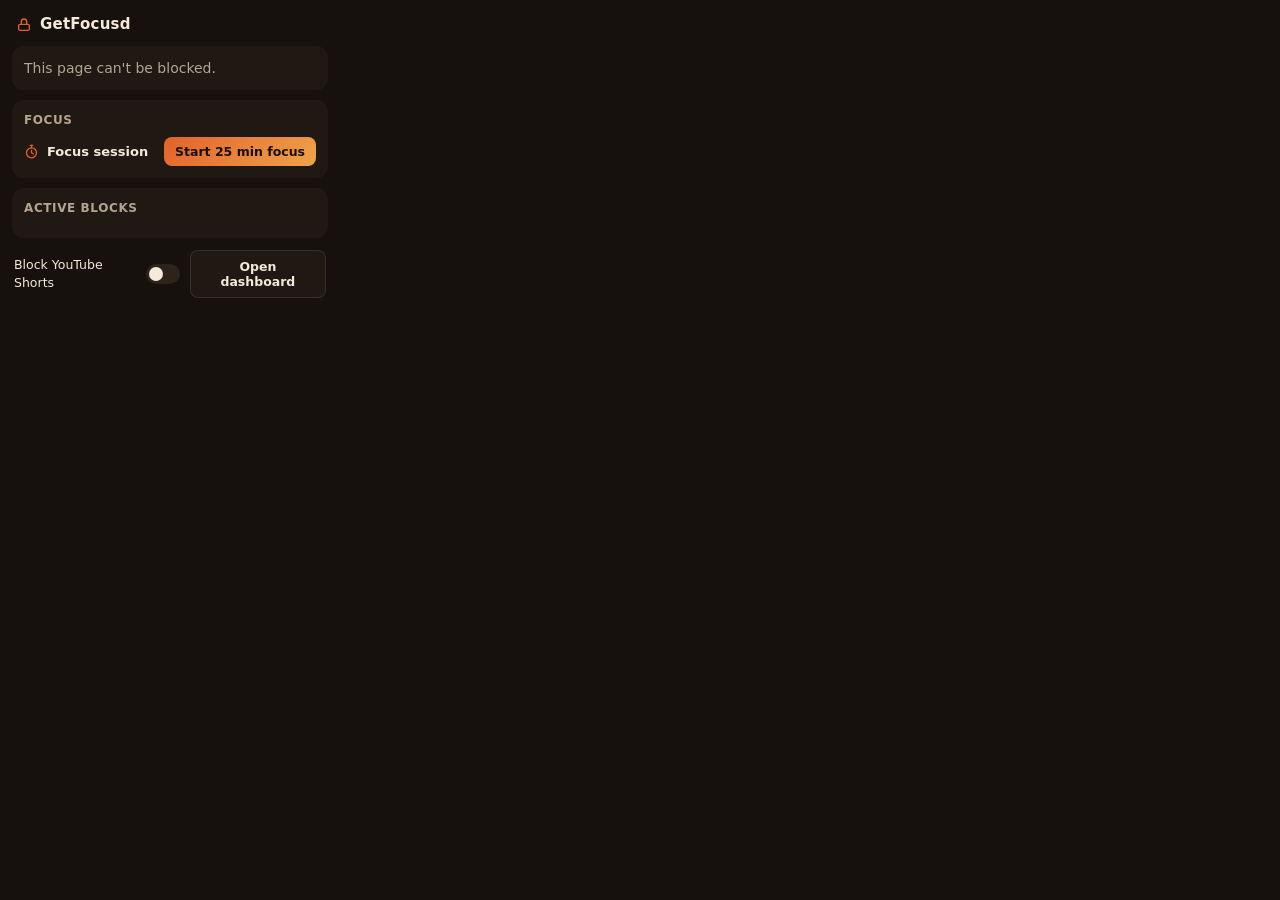
<file: src/popup/popup.html>
<!DOCTYPE html>
<html lang="en">
<head>
  <meta charset="utf-8">
  <meta name="viewport" content="width=device-width, initial-scale=1">
  <title>GetFocusd</title>
  <link rel="stylesheet" href="popup.css">
</head>
<body>

  <!-- Header -->
  <header class="popup-header">
    <svg class="lock-glyph" viewBox="0 0 24 24" width="16" height="16" fill="none"
         stroke="currentColor" stroke-width="2" stroke-linecap="round" stroke-linejoin="round"
         aria-hidden="true">
      <rect x="4" y="11" width="16" height="9" rx="2"></rect>
      <path d="M8 11V7a4 4 0 0 1 8 0v4"></path>
    </svg>
    <h1 class="popup-title">GetFocusd</h1>
  </header>

  <!-- Toast -->
  <div id="toast" class="toast" role="status" aria-live="polite"></div>

  <!-- Quick-block card (hidden until the current tab's domain is known) -->
  <section id="quick-block" class="card" hidden>
    <h2 class="card-heading">Block this site</h2>
    <p id="current-domain" class="current-domain"></p>

    <div id="duration-chips" class="chips" role="radiogroup" aria-label="Block duration"></div>

    <input id="reason-input" class="text-input" type="text" maxlength="140"
           placeholder="Reason (optional)" autocomplete="off">

    <p id="block-error" class="error-text" role="alert" hidden></p>

    <button id="block-btn" class="btn btn-primary" type="button">Block now</button>
  </section>

  <!-- Info card shown when the current tab can't be blocked -->
  <section id="quick-block-unavailable" class="card" hidden>
    <p class="muted">This page can't be blocked.</p>
  </section>

  <!-- Focus session -->
  <section class="card">
    <h2 class="card-heading">Focus</h2>

    <!-- Idle: no active session -->
    <div id="focus-idle" class="focus-idle" hidden>
      <svg class="timer-glyph" viewBox="0 0 24 24" width="15" height="15" fill="none"
           stroke="currentColor" stroke-width="2" stroke-linecap="round" stroke-linejoin="round"
           aria-hidden="true">
        <line x1="10" y1="2" x2="14" y2="2"></line>
        <line x1="12" y1="2" x2="12" y2="6"></line>
        <circle cx="12" cy="14" r="8"></circle>
        <polyline points="12 10 12 14 15 16"></polyline>
      </svg>
      <span class="focus-idle-label">Focus session</span>
      <button id="focus-start-btn" class="btn btn-primary focus-start-btn" type="button"></button>
    </div>

    <!-- Active session -->
    <div id="focus-active" hidden>
      <div class="focus-status-row">
        <span id="focus-phase-badge" class="phase-badge"></span>
        <span id="focus-countdown" class="focus-countdown"></span>
      </div>
      <div class="focus-controls-row">
        <span id="focus-cycle-text" class="muted focus-cycle-text"></span>
        <button id="focus-stop-btn" class="btn btn-ghost focus-stop-btn" type="button">Stop</button>
      </div>
      <p id="focus-stop-hint" class="muted focus-stop-hint" hidden>
        Work phases are sealed — end early
        <button id="focus-hint-link" class="inline-link" type="button">from the dashboard</button>.
      </p>
    </div>
  </section>

  <!-- Active blocks -->
  <section class="card">
    <h2 class="card-heading">Active blocks</h2>
    <ul id="block-list" class="block-list"></ul>
    <p id="block-list-empty" class="muted" hidden>No active blocks.</p>
    <p id="block-list-more" class="muted more-line" hidden></p>
  </section>

  <!-- Footer -->
  <footer class="popup-footer">
    <label class="switch-row" for="shorts-toggle">
      <span class="switch-row-label">Block YouTube Shorts</span>
      <span class="switch">
        <input id="shorts-toggle" type="checkbox" role="switch" aria-label="Block YouTube Shorts">
        <span class="switch-track" aria-hidden="true"></span>
      </span>
    </label>
    <button id="dashboard-btn" class="btn btn-ghost" type="button">Open dashboard</button>
  </footer>

  <script type="module" src="popup.js"></script>
</body>
</html>
</file>
<file: website/styles.css>
/* ============================================================
   GetFocusd — Marketing Site
   Calm, minimal. Matches extension design language.
   Black & cream invert via data-theme; burnt orange is the
   only accent. All colors flow through the tokens below.
   ============================================================ */

/* ---------- Reset & tokens ---------- */
*,
*::before,
*::after {
  margin: 0;
  padding: 0;
  box-sizing: border-box;
}

/* Dark is the default theme; [data-theme="light"] inverts it. */
:root,
[data-theme="dark"] {
  --bg: #16110d;
  --surface: #201913;
  --surface-2: #2e2318;
  --text: #f3ead9;
  --muted: #b3a58f;
  --border: rgba(243, 234, 217, 0.10);
  --primary: #e2622b;
  --primary-hover: #f07a45;
  --on-primary: #16110d;
  --success: #3fb96a;
  --gradient: linear-gradient(135deg, #e2622b, #f0a24b);
  /* Fixed accent tints (orange glows/shadows look right on both themes) */
  --primary-glow: rgba(226, 98, 43, 0.3);
  --primary-glow-strong: rgba(226, 98, 43, 0.45);
  --primary-glow-soft: rgba(226, 98, 43, 0.1);
  --primary-tint: rgba(226, 98, 43, 0.1);
  --primary-halo: rgba(226, 98, 43, 0.08);
  --primary-aura: rgba(226, 98, 43, 0.06);
  --primary-radiance: rgba(226, 98, 43, 0.15);
  /* Semantic fixed colors (browser chrome dots) */
  --danger: #ef4444;
  --warning: #eab308;
  /* Theme-dependent neutrals */
  --shadow: rgba(0, 0, 0, 0.4);
  --shadow-soft: rgba(0, 0, 0, 0.35);
  --nav-bg: rgba(22, 17, 13, 0.75);
  --nav-border: rgba(46, 35, 24, 0.4);
  --faint: rgba(243, 234, 217, 0.15);
  --hover-wash: rgba(243, 234, 217, 0.04);
  --radius: 12px;
  --radius-lg: 16px;
  --font: system-ui, -apple-system, "Segoe UI", Roboto, sans-serif;
  --nav-h: 64px;
  --max-w: 1120px;
}

[data-theme="light"] {
  --bg: #f3ead9;
  --surface: #faf4e8;
  --surface-2: #e9dfc9;
  --text: #16110d;
  --muted: #6b6152;
  --border: rgba(22, 17, 13, 0.12);
  --primary: #e2622b;
  --primary-hover: #c9501d;
  --on-primary: #16110d;
  --success: #1e9e50;
  --danger: #d33a3a;
  --shadow: rgba(74, 52, 30, 0.18);
  --shadow-soft: rgba(74, 52, 30, 0.14);
  --nav-bg: rgba(243, 234, 217, 0.75);
  --nav-border: rgba(22, 17, 13, 0.08);
  --faint: rgba(22, 17, 13, 0.2);
  --hover-wash: rgba(22, 17, 13, 0.04);
}

body {
  transition: background 0.25s ease, color 0.25s ease;
}

html {
  scroll-behavior: smooth;
}

@media (prefers-reduced-motion: reduce) {
  html {
    scroll-behavior: auto;
  }
}

body {
  font-family: var(--font);
  background: var(--bg);
  color: var(--text);
  line-height: 1.6;
  -webkit-font-smoothing: antialiased;
  -moz-osx-font-smoothing: grayscale;
}

/* ---------- Utilities ---------- */
.container {
  max-width: var(--max-w);
  margin-inline: auto;
  padding-inline: 1.25rem;
}

.section {
  padding-block: clamp(4rem, 8vw, 7rem);
}

.skip-link {
  position: absolute;
  top: -100%;
  left: 1rem;
  background: var(--primary);
  color: var(--on-primary);
  padding: 0.5rem 1rem;
  border-radius: 0 0 var(--radius) var(--radius);
  z-index: 1000;
  text-decoration: none;
  font-weight: 600;
  transition: top 0.2s;
}

.skip-link:focus {
  top: 0;
}

code {
  background: var(--surface-2);
  padding: 0.15em 0.4em;
  border-radius: 4px;
  font-size: 0.9em;
}

a {
  color: var(--primary-hover);
  text-decoration: none;
}

a:hover {
  text-decoration: underline;
}

:focus-visible {
  outline: 2px solid var(--primary);
  outline-offset: 2px;
  border-radius: 2px;
}

/* ---------- Buttons ---------- */
.btn {
  display: inline-flex;
  align-items: center;
  gap: 0.5rem;
  padding: 0.625rem 1.25rem;
  border-radius: var(--radius);
  font-weight: 600;
  font-size: 0.875rem;
  text-decoration: none;
  border: none;
  cursor: pointer;
  transition: background 0.2s, transform 0.15s;
  white-space: nowrap;
}

.btn:hover {
  text-decoration: none;
  transform: translateY(-1px);
}

.btn--primary {
  background: var(--gradient);
  color: var(--on-primary);
  box-shadow: 0 2px 12px var(--primary-glow);
}

.btn--primary:hover {
  box-shadow: 0 4px 20px var(--primary-glow-strong);
}

.btn--ghost {
  background: transparent;
  color: var(--text);
  border: 1px solid var(--border);
}

.btn--ghost:hover {
  border-color: var(--primary);
  color: var(--primary-hover);
}

.btn--lg {
  padding: 0.875rem 1.75rem;
  font-size: 1rem;
  border-radius: var(--radius-lg);
}

/* ---------- Nav ---------- */
.nav {
  position: sticky;
  top: 0;
  z-index: 100;
  backdrop-filter: blur(16px);
  -webkit-backdrop-filter: blur(16px);
  background: var(--nav-bg);
  border-bottom: 1px solid var(--nav-border);
}

.nav__inner {
  display: flex;
  align-items: center;
  justify-content: space-between;
  height: var(--nav-h);
  gap: 1rem;
}

.nav__brand {
  display: flex;
  align-items: center;
  gap: 0.625rem;
  text-decoration: none;
  color: var(--text);
  flex-shrink: 0;
}

.nav__brand:hover {
  text-decoration: none;
}

.nav__logo {
  border-radius: 6px;
}

.nav__name {
  font-weight: 700;
  font-size: 1.125rem;
  letter-spacing: -0.01em;
}

.nav__toggle-input {
  display: none;
}

.nav__toggle {
  display: none;
  background: none;
  border: none;
  color: var(--text);
  cursor: pointer;
  padding: 0.25rem;
  z-index: 200;
}

.nav__toggle svg {
  display: block;
  width: 24px;
  height: 24px;
}

.nav__close-icon {
  display: none;
}

.nav__links {
  display: flex;
  align-items: center;
  gap: 0.25rem;
}

.nav__link {
  padding: 0.5rem 0.75rem;
  border-radius: var(--radius);
  color: var(--muted);
  font-size: 0.875rem;
  font-weight: 500;
  transition: color 0.2s, background 0.2s;
  text-decoration: none;
}

.nav__link:hover {
  color: var(--text);
  background: var(--surface);
  text-decoration: none;
}

.nav__cta {
  margin-left: 0.5rem;
  font-size: 0.8125rem;
  padding: 0.5rem 1rem;
}

/* Theme toggle */
.nav__theme-toggle {
  display: inline-flex;
  align-items: center;
  justify-content: center;
  width: 34px;
  height: 34px;
  margin-left: 0.25rem;
  background: none;
  border: 1px solid var(--border);
  border-radius: 50%;
  color: var(--muted);
  cursor: pointer;
  transition: color 0.2s, border-color 0.2s, background 0.2s;
}

.nav__theme-toggle:hover {
  color: var(--primary-hover);
  border-color: var(--primary);
  background: var(--surface);
}

.nav__theme-toggle svg {
  width: 18px;
  height: 18px;
  display: block;
}

/* Show only the icon matching the ACTIVE theme (the target to switch away from) */
.nav__theme-toggle .icon-sun,
.nav__theme-toggle .icon-moon {
  display: none;
}

[data-theme="dark"] .nav__theme-toggle .icon-sun {
  display: block;
}

[data-theme="light"] .nav__theme-toggle .icon-moon {
  display: block;
}

/* ---------- Hero ---------- */
.hero {
  padding-block: clamp(3rem, 6vw, 6rem);
  position: relative;
  overflow: hidden;
}

.hero::before {
  content: "";
  position: absolute;
  top: -50%;
  right: -20%;
  width: 70%;
  height: 150%;
  background: radial-gradient(ellipse at center, var(--primary-halo), transparent 70%);
  pointer-events: none;
}

.hero__inner {
  display: grid;
  grid-template-columns: 1fr;
  gap: 3rem;
  align-items: center;
}

.hero__text {
  max-width: 36rem;
}

.hero__eyebrow {
  font-size: 0.8125rem;
  font-weight: 600;
  text-transform: uppercase;
  letter-spacing: 0.08em;
  color: var(--primary-hover);
  margin-bottom: 1rem;
}

.hero__headline {
  font-size: clamp(2.25rem, 5.5vw, 3.75rem);
  font-weight: 800;
  letter-spacing: -0.03em;
  line-height: 1.1;
  margin-bottom: 1.25rem;
}

.hero__sub {
  font-size: clamp(1rem, 1.5vw, 1.1875rem);
  color: var(--muted);
  line-height: 1.7;
  margin-bottom: 2rem;
}

.hero__actions {
  display: flex;
  flex-wrap: wrap;
  gap: 0.75rem;
  margin-bottom: 1.25rem;
}

.hero__privacy-note {
  display: flex;
  align-items: center;
  gap: 0.5rem;
  font-size: 0.8125rem;
  color: var(--muted);
}

.hero__privacy-note svg {
  flex-shrink: 0;
  color: var(--success);
}

/* ---------- Mock: browser frame + block page ---------- */
.hero__mock {
  display: flex;
  justify-content: center;
}

.mock-browser {
  width: 100%;
  max-width: 30rem;
  background: var(--surface);
  border: 1px solid var(--border);
  border-radius: var(--radius-lg);
  overflow: hidden;
  box-shadow:
    0 0 0 1px var(--primary-glow-soft),
    0 8px 40px var(--shadow),
    0 0 80px var(--primary-aura);
  animation: mock-float 6s ease-in-out infinite;
}

@keyframes mock-float {
  0%, 100% { transform: translateY(0); }
  50% { transform: translateY(-8px); }
}

@media (prefers-reduced-motion: reduce) {
  .mock-browser {
    animation: none;
  }
}

.mock-browser__bar {
  display: flex;
  align-items: center;
  gap: 0.75rem;
  padding: 0.625rem 1rem;
  background: var(--surface-2);
  border-bottom: 1px solid var(--border);
}

.mock-browser__dots {
  display: flex;
  gap: 0.375rem;
}

.mock-browser__dot {
  width: 10px;
  height: 10px;
  border-radius: 50%;
  background: var(--surface);
}

.mock-browser__dot:first-child { background: var(--danger); }
.mock-browser__dot:nth-child(2) { background: var(--warning); }
.mock-browser__dot:last-child { background: var(--success); }

.mock-browser__url {
  display: flex;
  align-items: center;
  gap: 0.5rem;
  background: var(--bg);
  padding: 0.375rem 0.75rem;
  border-radius: 8px;
  font-size: 0.75rem;
  color: var(--muted);
  flex: 1;
  min-width: 0;
}

.mock-block-page {
  display: flex;
  flex-direction: column;
  align-items: center;
  text-align: center;
  padding: clamp(1.5rem, 4vw, 2.5rem) 1.5rem;
  position: relative;
}

.mock-block-page__glow {
  position: absolute;
  top: 50%;
  left: 50%;
  transform: translate(-50%, -50%);
  width: 200px;
  height: 200px;
  background: radial-gradient(circle, var(--primary-radiance), transparent 70%);
  border-radius: 50%;
  animation: glow-pulse 3s ease-in-out infinite;
  pointer-events: none;
}

@keyframes glow-pulse {
  0%, 100% { opacity: 0.6; transform: translate(-50%, -50%) scale(1); }
  50% { opacity: 1; transform: translate(-50%, -50%) scale(1.1); }
}

@media (prefers-reduced-motion: reduce) {
  .mock-block-page__glow {
    animation: none;
  }
}

.mock-block-page__lock {
  width: 48px;
  height: 48px;
  color: var(--primary);
  margin-bottom: 1rem;
  position: relative;
  z-index: 1;
}

.mock-block-page__domain {
  font-size: 1.375rem;
  font-weight: 700;
  letter-spacing: -0.01em;
  margin-bottom: 0.375rem;
}

.mock-block-page__reason {
  color: var(--muted);
  font-size: 0.875rem;
  margin-bottom: 1.5rem;
}

.mock-block-page__countdown {
  display: flex;
  align-items: baseline;
  gap: 0.375rem;
  margin-bottom: 1.5rem;
  font-variant-numeric: tabular-nums;
}

.mock-block-page__countdown-segment {
  display: flex;
  flex-direction: column;
  align-items: center;
  gap: 0.125rem;
}

.mock-block-page__countdown-value {
  font-size: clamp(1.75rem, 3vw, 2.25rem);
  font-weight: 700;
  line-height: 1;
  min-width: 2ch;
  text-align: center;
}

.mock-block-page__countdown-unit {
  font-size: 0.6875rem;
  font-weight: 500;
  color: var(--muted);
  text-transform: uppercase;
  letter-spacing: 0.06em;
}

.mock-block-page__countdown-sep {
  font-size: clamp(1.5rem, 3vw, 2rem);
  font-weight: 300;
  color: var(--faint);
  line-height: 1;
  align-self: flex-start;
  margin-top: 0.125rem;
}

.mock-block-page__quote {
  max-width: 20rem;
}

.mock-block-page__quote p {
  font-size: 0.875rem;
  font-style: italic;
  color: var(--muted);
  line-height: 1.6;
  margin-bottom: 0.25rem;
}

.mock-block-page__quote cite {
  font-size: 0.75rem;
  color: var(--faint);
  font-style: normal;
}

/* ---------- Sections common ---------- */
.section__header {
  text-align: center;
  max-width: 36rem;
  margin-inline: auto;
  margin-bottom: clamp(2.5rem, 5vw, 4rem);
}

.section__eyebrow {
  font-size: 0.8125rem;
  font-weight: 600;
  text-transform: uppercase;
  letter-spacing: 0.08em;
  color: var(--primary-hover);
  margin-bottom: 0.75rem;
}

.section__title {
  font-size: clamp(1.75rem, 3.5vw, 2.5rem);
  font-weight: 800;
  letter-spacing: -0.02em;
  line-height: 1.2;
  margin-bottom: 0.75rem;
}

.section__sub {
  color: var(--muted);
  font-size: 1.0625rem;
  line-height: 1.7;
}

/* ---------- Features grid ---------- */
.features__grid {
  display: grid;
  grid-template-columns: 1fr;
  gap: 1.25rem;
}

.feature-card {
  background: var(--surface);
  border: 1px solid var(--border);
  border-radius: var(--radius-lg);
  padding: 1.75rem;
  transition: border-color 0.2s, transform 0.2s;
}

.feature-card:hover {
  border-color: var(--primary);
  transform: translateY(-2px);
}

.feature-card__icon {
  width: 48px;
  height: 48px;
  border-radius: var(--radius);
  background: var(--primary-tint);
  display: flex;
  align-items: center;
  justify-content: center;
  margin-bottom: 1.25rem;
}

.feature-card__icon svg {
  width: 24px;
  height: 24px;
  color: var(--primary);
}

.feature-card__title {
  font-size: 1.125rem;
  font-weight: 700;
  margin-bottom: 0.5rem;
  letter-spacing: -0.01em;
}

.feature-card__desc {
  color: var(--muted);
  font-size: 0.9375rem;
  line-height: 1.65;
}

/* ---------- How it works ---------- */
.how__steps {
  display: flex;
  flex-direction: column;
  align-items: center;
  gap: 0;
  margin-bottom: 4rem;
}

.how__step {
  text-align: center;
  max-width: 20rem;
}

.how__step-number {
  width: 48px;
  height: 48px;
  border-radius: 50%;
  background: var(--gradient);
  color: var(--on-primary);
  font-size: 1.25rem;
  font-weight: 800;
  display: flex;
  align-items: center;
  justify-content: center;
  margin: 0 auto 1.25rem;
  box-shadow: 0 4px 16px var(--primary-glow);
}

.how__step-title {
  font-size: 1.25rem;
  font-weight: 700;
  margin-bottom: 0.5rem;
  letter-spacing: -0.01em;
}

.how__step-desc {
  color: var(--muted);
  font-size: 0.9375rem;
  line-height: 1.65;
}

.how__connector {
  padding: 1rem 0;
  color: var(--border);
  transform: rotate(90deg);
}

.how__connector svg {
  width: 48px;
  height: 20px;
}

/* ---------- Popup mock ---------- */
.how__mock {
  display: flex;
  justify-content: center;
}

.mock-popup {
  width: 21.25rem;
  background: var(--surface);
  border: 1px solid var(--border);
  border-radius: var(--radius-lg);
  overflow: hidden;
  box-shadow:
    0 0 0 1px var(--primary-halo),
    0 8px 32px var(--shadow-soft);
}

.mock-popup__header {
  display: flex;
  align-items: center;
  gap: 0.5rem;
  padding: 0.875rem 1.125rem;
  font-weight: 700;
  font-size: 0.9375rem;
  border-bottom: 1px solid var(--border);
  background: var(--surface-2);
}

.mock-popup__focus-row svg {
  color: var(--primary);
}

.mock-popup__section {
  padding: 0.875rem 1.125rem;
}

.mock-popup__label {
  font-size: 0.6875rem;
  font-weight: 600;
  text-transform: uppercase;
  letter-spacing: 0.06em;
  color: var(--muted);
  margin-bottom: 0.5rem;
}

.mock-popup__row {
  display: flex;
  align-items: center;
  gap: 0.5rem;
}

.mock-popup__domain {
  flex: 1;
  background: var(--bg);
  padding: 0.5rem 0.75rem;
  border-radius: 8px;
  font-size: 0.8125rem;
  color: var(--text);
  font-family: inherit;
}

.mock-popup__duration {
  background: var(--bg);
  padding: 0.5rem 0.625rem;
  border-radius: 8px;
  font-size: 0.8125rem;
  color: var(--muted);
}

.mock-popup__block-btn {
  background: var(--gradient);
  color: var(--on-primary);
  padding: 0.5rem 0.875rem;
  border-radius: 8px;
  font-size: 0.8125rem;
  font-weight: 600;
}

.mock-popup__divider {
  height: 1px;
  background: var(--border);
}

.mock-popup__focus-row {
  display: flex;
  align-items: center;
  gap: 0.5rem;
  color: var(--muted);
  font-size: 0.8125rem;
  margin-bottom: 0.625rem;
}

.mock-popup__start-btn {
  display: block;
  text-align: center;
  background: var(--gradient);
  color: var(--on-primary);
  padding: 0.625rem 1rem;
  border-radius: 8px;
  font-size: 0.875rem;
  font-weight: 600;
}

.mock-popup__block-item {
  display: flex;
  justify-content: space-between;
  align-items: center;
  padding: 0.5rem 0;
  font-size: 0.8125rem;
}

.mock-popup__block-item + .mock-popup__block-item {
  border-top: 1px solid var(--border);
}

.mock-popup__block-domain {
  color: var(--text);
}

.mock-popup__block-time {
  color: var(--primary-hover);
  font-variant-numeric: tabular-nums;
  font-weight: 500;
}

/* ---------- Insights strip ---------- */
.insights-strip {
  background: var(--surface);
  border-block: 1px solid var(--border);
}

.insights-strip__inner {
  display: flex;
  flex-direction: column;
  align-items: center;
  gap: 2.5rem;
}

/* Chart */
.insights-chart {
  width: 100%;
  max-width: 28rem;
}

.insights-chart__bars {
  display: flex;
  align-items: flex-end;
  gap: 0.5rem;
  height: 8rem;
  padding: 0.5rem;
}

.insights-chart__bar {
  flex: 1;
  height: var(--h);
  background: var(--gradient);
  border-radius: 4px 4px 2px 2px;
  position: relative;
  min-height: 8px;
  transition: height 0.3s;
}

.insights-chart__tooltip {
  position: absolute;
  bottom: -1.5rem;
  left: 50%;
  transform: translateX(-50%);
  font-size: 0.6875rem;
  color: var(--muted);
  white-space: nowrap;
}

.insights-chart__caption {
  text-align: center;
  font-size: 0.8125rem;
  color: var(--muted);
  margin-top: 1.75rem;
}

/* Facts */
.insights-facts {
  display: flex;
  gap: clamp(1.5rem, 4vw, 3rem);
  flex-wrap: wrap;
  justify-content: center;
}

.insights-fact {
  text-align: center;
}

.insights-fact__number {
  font-size: clamp(2rem, 4vw, 2.75rem);
  font-weight: 800;
  letter-spacing: -0.02em;
  background: var(--gradient);
  -webkit-background-clip: text;
  -webkit-text-fill-color: transparent;
  background-clip: text;
  line-height: 1.1;
  margin-bottom: 0.25rem;
}

.insights-fact__label {
  font-size: 0.875rem;
  color: var(--muted);
}

/* ---------- Privacy section ---------- */
.privacy__inner {
  display: grid;
  grid-template-columns: 1fr;
  gap: 2.5rem;
  align-items: center;
}

.privacy__text .section__title,
.privacy__text .section__sub {
  text-align: left;
}

.privacy__text .section__eyebrow {
  text-align: left;
}

.privacy__text .btn {
  margin-top: 0.25rem;
}

.privacy__checklist {
  list-style: none;
  display: flex;
  flex-direction: column;
  gap: 1rem;
}

.privacy__check-item {
  display: flex;
  align-items: center;
  gap: 0.75rem;
  font-size: 1rem;
  font-weight: 500;
}

.privacy__check-item svg {
  color: var(--success);
  flex-shrink: 0;
}

.privacy__check-item a {
  color: var(--text);
  font-weight: 500;
}

.privacy__check-item a:hover {
  color: var(--primary-hover);
}

/* ---------- FAQ ---------- */
.faq__list {
  max-width: 42rem;
  margin-inline: auto;
  display: flex;
  flex-direction: column;
  gap: 0.75rem;
}

.faq__item {
  background: var(--surface);
  border: 1px solid var(--border);
  border-radius: var(--radius);
  overflow: hidden;
}

.faq__question {
  width: 100%;
  display: flex;
  align-items: center;
  justify-content: space-between;
  gap: 1rem;
  padding: 1.125rem 1.25rem;
  background: none;
  border: none;
  color: var(--text);
  font-size: 0.9375rem;
  font-weight: 600;
  font-family: inherit;
  text-align: left;
  cursor: pointer;
  transition: background 0.2s;
}

.faq__question:hover {
  background: var(--hover-wash);
}

.faq__chevron {
  flex-shrink: 0;
  color: var(--muted);
  transition: transform 0.2s;
}

.faq__question[aria-expanded="true"] .faq__chevron {
  transform: rotate(180deg);
}

.faq__answer {
  display: none;
  padding: 0 1.25rem 1.25rem;
}

.faq__answer p {
  color: var(--muted);
  font-size: 0.9375rem;
  line-height: 1.7;
}

.faq__answer a {
  color: var(--primary-hover);
}

.faq__item[data-open] .faq__answer {
  display: block;
}

/* ---------- Footer ---------- */
.footer {
  border-top: 1px solid var(--border);
  padding-block: 3rem 2rem;
}

.footer__inner {
  display: flex;
  flex-direction: column;
  gap: 2rem;
  margin-bottom: 2.5rem;
}

.footer__brand {
  display: flex;
  align-items: center;
  gap: 0.75rem;
}

.footer__brand img {
  border-radius: 8px;
}

.footer__name {
  font-weight: 700;
  font-size: 1rem;
}

.footer__tagline {
  font-size: 0.8125rem;
  color: var(--muted);
}

.footer__columns {
  display: flex;
  gap: clamp(2rem, 5vw, 4rem);
  flex-wrap: wrap;
}

.footer__col {
  display: flex;
  flex-direction: column;
  gap: 0.5rem;
}

.footer__col-title {
  font-size: 0.8125rem;
  font-weight: 600;
  text-transform: uppercase;
  letter-spacing: 0.06em;
  color: var(--muted);
  margin-bottom: 0.25rem;
}

.footer__link {
  color: var(--muted);
  font-size: 0.875rem;
  text-decoration: none;
  transition: color 0.2s;
}

.footer__link:hover {
  color: var(--text);
  text-decoration: none;
}

.footer__bottom {
  padding-top: 1.5rem;
  border-top: 1px solid var(--border);
  text-align: center;
  font-size: 0.8125rem;
  color: var(--muted);
}

.footer__bottom a {
  color: var(--muted);
}

.footer__bottom a:hover {
  color: var(--text);
}

/* ---------- Scroll reveal ---------- */
.reveal {
  opacity: 0;
  transform: translateY(24px);
  transition: opacity 0.6s ease, transform 0.6s ease;
}

.reveal--visible {
  opacity: 1;
  transform: translateY(0);
}

@media (prefers-reduced-motion: reduce) {
  .reveal {
    opacity: 1;
    transform: none;
    transition: none;
  }
}

/* ---------- Responsive: ≥720px ---------- */
@media (min-width: 720px) {
  .features__grid {
    grid-template-columns: repeat(2, 1fr);
  }

  .how__steps {
    flex-direction: row;
    align-items: flex-start;
    gap: 0;
  }

  .how__connector {
    transform: none;
    padding: 3rem 0.5rem 0;
    flex-shrink: 0;
  }

  .privacy__inner {
    grid-template-columns: 1fr 1fr;
  }

  .footer__inner {
    flex-direction: row;
    justify-content: space-between;
    align-items: flex-start;
  }
}

/* ---------- Responsive: ≥1024px ---------- */
@media (min-width: 1024px) {
  .hero__inner {
    grid-template-columns: 1fr 1fr;
    gap: 4rem;
  }

  .features__grid {
    grid-template-columns: repeat(3, 1fr);
  }

  .insights-strip__inner {
    flex-direction: row;
    align-items: center;
    justify-content: space-between;
    gap: 4rem;
  }

  .insights-chart {
    flex: 1;
    max-width: none;
  }

  .insights-facts {
    flex-shrink: 0;
  }
}

/* ---------- Mobile nav ---------- */
@media (max-width: 719px) {
  .nav__toggle {
    display: flex;
    align-items: center;
    justify-content: center;
  }

  .nav__links {
    position: fixed;
    top: var(--nav-h);
    left: 0;
    right: 0;
    bottom: 0;
    background: var(--bg);
    flex-direction: column;
    align-items: stretch;
    padding: 1.5rem 1.25rem;
    gap: 0.25rem;
    z-index: 150;
    transform: translateX(100%);
    transition: transform 0.25s ease;
    overflow-y: auto;
  }

  .nav__toggle-input:checked ~ .nav__links {
    transform: translateX(0);
  }

  .nav__toggle-input:checked ~ .nav__toggle .nav__toggle-icon {
    display: none;
  }

  .nav__toggle-input:checked ~ .nav__toggle .nav__close-icon {
    display: block;
  }

  .nav__link {
    padding: 0.875rem 1rem;
    font-size: 1rem;
    border-radius: var(--radius);
  }

  .nav__cta {
    margin-left: 0;
    margin-top: 0.75rem;
    justify-content: center;
    font-size: 0.9375rem;
    padding: 0.875rem 1rem;
  }
}

/* ---------- Privacy page ---------- */
.privacy-page {
  padding-block: clamp(2rem, 5vw, 4rem);
}

.privacy-page__content {
  max-width: 48rem;
  margin-inline: auto;
}

.privacy-page__content h1 {
  font-size: clamp(1.75rem, 4vw, 2.5rem);
  font-weight: 800;
  letter-spacing: -0.02em;
  margin-bottom: 0.5rem;
}

.privacy-page__content .last-updated {
  color: var(--muted);
  font-size: 0.875rem;
  margin-bottom: 2.5rem;
}

.privacy-page__content h2 {
  font-size: 1.375rem;
  font-weight: 700;
  letter-spacing: -0.01em;
  margin-top: 2.5rem;
  margin-bottom: 1rem;
}

.privacy-page__content p,
.privacy-page__content li {
  color: var(--muted);
  font-size: 0.9375rem;
  line-height: 1.7;
  margin-bottom: 0.75rem;
}

.privacy-page__content ul {
  padding-left: 1.5rem;
  margin-bottom: 1.25rem;
}

.privacy-page__content li {
  margin-bottom: 0.375rem;
}

.privacy-page__content strong {
  color: var(--text);
}

.privacy-page__content table {
  width: 100%;
  border-collapse: collapse;
  margin-block: 1.25rem 1.75rem;
  font-size: 0.875rem;
}

.privacy-page__content th {
  text-align: left;
  padding: 0.75rem 1rem;
  background: var(--surface-2);
  color: var(--text);
  font-weight: 600;
  border-bottom: 2px solid var(--surface);
}

.privacy-page__content td {
  padding: 0.75rem 1rem;
  border-bottom: 1px solid var(--border);
  color: var(--muted);
  vertical-align: top;
}

.privacy-page__content tr:first-child td {
  border-top: 1px solid var(--border);
}

.privacy-page__content a {
  color: var(--primary-hover);
}

.privacy-page__divider {
  height: 1px;
  background: var(--border);
  margin-block: 2rem;
}
</file>
<file: src/blocked/blocked.css>
/* GetFocusd blocked page — full-viewport, calm, centered. Dual light/dark
   themes per docs/ARCHITECTURE.md §8: one data-theme attribute flips all tokens. */

:root,
[data-theme="dark"] {
  --bg: #16110d;            /* near-black */
  --surface: #201913;
  --surface-2: #2e2318;
  --text: #f3ead9;          /* cream */
  --muted: #b3a58f;
  --border: rgba(243, 234, 217, 0.10);
  --primary: #e2622b;       /* burnt orange accent */
  --primary-hover: #f07a45;
  --on-primary: #16110d;    /* text on the orange accent */
  --danger: #ef4444;
  --success: #3fb96a;
  --shadow: rgba(0, 0, 0, 0.5);
  --radius: 12px;
  --font: system-ui, -apple-system, "Segoe UI", Roboto, sans-serif;
  color-scheme: dark;
}

[data-theme="light"] {
  --bg: #f3ead9;            /* cream */
  --surface: #faf4e8;
  --surface-2: #e9dfc9;
  --text: #16110d;          /* near-black */
  --muted: #6b6152;
  --border: rgba(22, 17, 13, 0.12);
  --primary: #e2622b;
  --primary-hover: #c9501d;
  --on-primary: #16110d;
  --danger: #d33a3a;
  --success: #1e9e50;
  --shadow: rgba(22, 17, 13, 0.15);
  --radius: 12px;
  --font: system-ui, -apple-system, "Segoe UI", Roboto, sans-serif;
  color-scheme: light;
}

* { box-sizing: border-box; margin: 0; padding: 0; }

html, body { min-height: 100%; }

body {
  min-height: 100vh;
  min-height: 100dvh;
  background: var(--bg);
  color: var(--text);
  font-family: var(--font);
  display: flex;
  align-items: center;
  justify-content: center;
  padding: 48px 24px;
}

button:focus-visible {
  outline: 2px solid var(--primary-hover);
  outline-offset: 2px;
}

.wrap {
  display: flex;
  flex-direction: column;
  align-items: center;
  text-align: center;
  max-width: 560px;
  width: 100%;
  gap: 20px;
  animation: fade-in 450ms ease both;
}

@keyframes fade-in {
  from { opacity: 0; transform: translateY(8px); }
  to { opacity: 1; transform: translateY(0); }
}

/* ---------- lock glyph ---------- */
.lock-wrap {
  display: grid;
  place-items: center;
  width: 104px;
  height: 104px;
  border-radius: 50%;
  background: var(--surface);
}
.lock-glyph { color: var(--primary); }

/* ---------- headline & reason ---------- */
.headline {
  font-size: clamp(26px, 5vw, 38px);
  font-weight: 700;
  letter-spacing: -0.02em;
  overflow-wrap: anywhere;
}
.subline {
  color: var(--muted);
  font-size: 16px;
  max-width: 46ch;
  overflow-wrap: anywhere;
}
.reason {
  color: var(--muted);
  font-style: italic;
  font-size: 16px;
  max-width: 46ch;
}

/* ---------- countdown card ---------- */
.countdown-card {
  background: var(--surface);
  border-radius: var(--radius);
  padding: 26px 44px;
  min-width: 280px;
}
.countdown-label {
  font-size: 12px;
  font-weight: 600;
  text-transform: uppercase;
  letter-spacing: 0.8px;
  color: var(--muted);
  margin-bottom: 6px;
}
.countdown {
  font-family: ui-monospace, SFMono-Regular, Menlo, Consolas, monospace;
  font-variant-numeric: tabular-nums;
  font-size: clamp(34px, 7vw, 52px);
  font-weight: 650;
  letter-spacing: 0.01em;
  color: var(--primary);
}
.countdown.done { color: var(--success); }

/* ---------- quote ---------- */
.quote {
  max-width: 48ch;
  color: var(--muted);
}
.quote-text {
  font-size: 15px;
  line-height: 1.55;
}
.quote-text::before { content: "\201C"; }
.quote-text::after { content: "\201D"; }
.quote-author {
  margin-top: 6px;
  font-size: 13px;
}
.quote-author::before { content: "\2014\00A0"; }

/* ---------- attempts ---------- */
.attempts {
  color: var(--muted);
  font-size: 13.5px;
}

/* ---------- dashboard link ---------- */
.dashboard-link {
  margin-top: 6px;
  background: none;
  border: none;
  padding: 6px 10px;
  color: var(--muted);
  font-family: var(--font);
  font-size: 13px;
  text-decoration: underline;
  text-underline-offset: 3px;
  cursor: pointer;
  transition: color 120ms ease;
}
.dashboard-link:hover { color: var(--text); }

/* ---------- responsive ---------- */
@media (max-width: 480px) {
  body { padding: 32px 18px; }
  .countdown-card { padding: 20px 28px; min-width: 0; width: 100%; }
}

/* ---------- reduced motion ---------- */
@media (prefers-reduced-motion: reduce) {
  .wrap { animation: none; }
  .dashboard-link { transition: none; }
}
</file>
<file: src/options/options.css>
/* GetFocusd — options page styles. Dual light/dark themes, per ARCHITECTURE.md §8.
   A single data-theme attribute on <html> flips every component via tokens. */

:root,
[data-theme="dark"] {
  --bg: #16110d;            /* near-black */
  --surface: #201913;
  --surface-2: #2e2318;
  --text: #f3ead9;          /* cream */
  --muted: #b3a58f;
  --border: rgba(243, 234, 217, 0.10);
  --primary: #e2622b;       /* burnt orange accent */
  --primary-hover: #f07a45;
  --on-primary: #16110d;    /* text on the orange accent */
  --danger: #ef4444;
  --success: #3fb96a;
  --shadow: rgba(0, 0, 0, 0.5);
  --overlay: rgba(12, 9, 6, 0.72);
  --accent-gradient: linear-gradient(135deg, #e2622b, #f0a24b);
  --accent-hover-gradient: linear-gradient(135deg, #f07a45, #f0a24b);
  --amber: #f0a24b;
  --danger-wash: rgba(239, 68, 68, 0.12);
  --danger-wash-strong: rgba(239, 68, 68, 0.15);
  --success-wash: rgba(63, 185, 106, 0.15);
  --primary-wash: rgba(226, 98, 43, 0.18);
  --radius: 12px;
  --font: system-ui, -apple-system, "Segoe UI", Roboto, sans-serif;
  color-scheme: dark;
}

[data-theme="light"] {
  --bg: #f3ead9;            /* cream */
  --surface: #faf4e8;
  --surface-2: #e9dfc9;
  --text: #16110d;          /* near-black */
  --muted: #6b6152;
  --border: rgba(22, 17, 13, 0.12);
  --primary: #e2622b;
  --primary-hover: #c9501d;
  --on-primary: #16110d;
  --danger: #d33a3a;
  --success: #1e9e50;
  --shadow: rgba(22, 17, 13, 0.15);
  --overlay: rgba(243, 234, 217, 0.78);
  --accent-gradient: linear-gradient(135deg, #e2622b, #f0a24b);
  --accent-hover-gradient: linear-gradient(135deg, #c9501d, #e2832f);
  --amber: #b95e14;
  --danger-wash: rgba(211, 58, 58, 0.10);
  --danger-wash-strong: rgba(211, 58, 58, 0.12);
  --success-wash: rgba(30, 158, 80, 0.12);
  --primary-wash: rgba(226, 98, 43, 0.14);
  --radius: 12px;
  --font: system-ui, -apple-system, "Segoe UI", Roboto, sans-serif;
  color-scheme: light;
}

/* ---------- Base ---------- */
*,
*::before,
*::after {
  box-sizing: border-box;
}

html,
body {
  margin: 0;
  padding: 0;
}

body {
  background: var(--bg);
  color: var(--text);
  font-family: var(--font);
  font-size: 15px;
  line-height: 1.55;
  min-height: 100vh;
}

h1 {
  font-size: 1.5rem;
  margin: 0 0 16px;
}

h2 {
  font-size: 1.05rem;
  margin: 0 0 8px;
}

p {
  margin: 0 0 12px;
}

.muted {
  color: var(--muted);
  font-size: 0.9em;
}

:focus-visible {
  outline: 2px solid var(--primary-hover);
  outline-offset: 2px;
  border-radius: 4px;
}

/* ---------- App layout ---------- */
.app {
  display: flex;
  min-height: 100vh;
}

.sidebar {
  width: 240px;
  min-width: 220px;
  flex-shrink: 0;
  padding: 24px 16px;
  border-right: 1px solid var(--border);
  display: flex;
  flex-direction: column;
  gap: 24px;
  position: sticky;
  top: 0;
  height: 100vh;
}

.brand {
  display: flex;
  align-items: center;
  gap: 10px;
  padding: 0 8px;
}

.brand-icon {
  width: 24px;
  height: 24px;
  color: var(--primary);
}

.brand-name {
  font-weight: 700;
  font-size: 1.05rem;
}

.tabs {
  display: flex;
  flex-direction: column;
  gap: 4px;
}

.tab {
  appearance: none;
  border: none;
  background: transparent;
  color: var(--muted);
  font: inherit;
  text-align: left;
  padding: 10px 12px;
  border-radius: var(--radius);
  cursor: pointer;
  transition: background 0.15s, color 0.15s;
}

.tab:hover {
  background: var(--surface);
  color: var(--text);
}

.tab.active {
  background: var(--surface);
  color: var(--text);
  font-weight: 600;
  box-shadow: inset 3px 0 0 var(--primary);
}

.main {
  flex: 1;
  min-width: 0;
  padding: 28px 32px 64px;
  max-width: 860px;
}

.panel[hidden] {
  display: none;
}

.section-heading {
  margin: 24px 0 10px;
  font-size: 1rem;
  color: var(--muted);
  text-transform: uppercase;
  letter-spacing: 0.04em;
  font-size: 0.8rem;
  font-weight: 700;
}

/* ---------- Cards ---------- */
.card {
  background: var(--surface);
  border: 1px solid var(--border);
  border-radius: var(--radius);
  padding: 20px;
  margin-bottom: 16px;
}

.card-divider {
  border: none;
  border-top: 1px solid var(--border);
  margin: 16px 0;
}

/* ---------- Forms ---------- */
.field {
  margin-bottom: 14px;
}

.field-row {
  display: flex;
  gap: 14px;
}

.field-row .field {
  flex: 1;
}

label,
.field-label {
  display: block;
  font-size: 0.88rem;
  font-weight: 600;
  margin-bottom: 6px;
}

input[type="text"],
input[type="password"],
input[type="number"],
input[type="time"] {
  width: 100%;
  background: var(--bg);
  color: var(--text);
  border: 1px solid var(--border);
  border-radius: var(--radius);
  padding: 10px 12px;
  font: inherit;
  transition: border-color 0.15s;
}

input:focus {
  border-color: var(--primary);
  outline: none;
}

input[disabled] {
  opacity: 0.5;
  cursor: not-allowed;
}

.field-error {
  color: var(--danger);
  font-size: 0.85rem;
  margin: 6px 0 0;
}

.field-note {
  color: var(--muted);
  font-size: 0.85rem;
  margin: 6px 0 0;
}

/* ---------- Buttons ---------- */
.btn {
  appearance: none;
  border: 1px solid transparent;
  border-radius: var(--radius);
  padding: 9px 18px;
  font: inherit;
  font-weight: 600;
  cursor: pointer;
  transition: background 0.15s, border-color 0.15s, color 0.15s;
}

.btn-primary {
  background: var(--accent-gradient);
  color: var(--on-primary);
}

.btn-primary:hover {
  background: var(--accent-hover-gradient);
}

.btn-ghost {
  background: var(--surface-2);
  color: var(--text);
}

.btn-ghost:hover {
  background: var(--surface);
}

.btn-danger {
  background: transparent;
  color: var(--danger);
  border-color: var(--danger);
}

.btn-danger:hover {
  background: var(--danger-wash);
}

.btn-sm {
  padding: 5px 12px;
  font-size: 0.85rem;
}

.btn-lg {
  padding: 14px 28px;
  font-size: 1.05rem;
}

.btn[disabled] {
  opacity: 0.5;
  cursor: not-allowed;
}

/* ---------- Chips & pills ---------- */
.chip-row {
  display: flex;
  flex-wrap: wrap;
  gap: 8px;
}

.chip {
  appearance: none;
  border: 1px solid var(--border);
  background: var(--bg);
  color: var(--text);
  border-radius: 999px;
  padding: 6px 14px;
  font: inherit;
  font-size: 0.88rem;
  cursor: pointer;
  transition: background 0.15s, border-color 0.15s, color 0.15s;
}

.chip:hover {
  border-color: var(--primary);
}

.chip.selected {
  background: var(--primary);
  border-color: var(--primary);
  color: var(--on-primary);
}

.preset-group {
  margin-bottom: 14px;
}

.preset-group h3 {
  font-size: 0.85rem;
  color: var(--muted);
  margin: 0 0 6px;
  text-transform: uppercase;
  letter-spacing: 0.04em;
}

.preset-domains {
  display: flex;
  flex-wrap: wrap;
  gap: 6px;
}

.preset-domain-btn {
  appearance: none;
  border: 1px solid var(--border);
  background: transparent;
  color: var(--text);
  border-radius: 999px;
  padding: 4px 12px;
  font: inherit;
  font-size: 0.85rem;
  cursor: pointer;
  transition: background 0.15s, border-color 0.15s;
}

.preset-domain-btn:hover {
  background: var(--surface-2);
  border-color: var(--primary);
}

/* ---------- Chip editor (focus list / delays) ---------- */
.chip-editor {
  background: var(--bg);
  border: 1px solid var(--border);
  border-radius: var(--radius);
  padding: 12px;
}

.chip-container {
  display: flex;
  flex-wrap: wrap;
  gap: 6px;
  margin-bottom: 10px;
}

.chip-container:empty {
  margin-bottom: 0;
}

.chip-tag {
  display: inline-flex;
  align-items: center;
  gap: 6px;
  background: var(--surface);
  border: 1px solid var(--border);
  border-radius: 999px;
  padding: 4px 8px 4px 12px;
  font-size: 0.85rem;
  word-break: break-all;
}

.chip-tag-remove {
  appearance: none;
  border: none;
  background: transparent;
  color: var(--muted);
  font-size: 1rem;
  line-height: 1;
  padding: 0 4px;
  cursor: pointer;
  border-radius: 50%;
  transition: color 0.15s;
}

.chip-tag-remove:hover {
  color: var(--danger);
}

.chip-add-row {
  display: flex;
  gap: 8px;
}

.chip-add-row input {
  flex: 1;
}

.chip-add-row .btn {
  flex-shrink: 0;
}

/* ---------- Block list ---------- */
.block-list {
  display: flex;
  flex-direction: column;
  gap: 10px;
}

.block-row {
  display: flex;
  align-items: center;
  gap: 14px;
  background: var(--surface);
  border: 1px solid var(--border);
  border-radius: var(--radius);
  padding: 14px 16px;
  flex-wrap: wrap;
}

.block-row.expired {
  opacity: 0.65;
}

.block-main {
  flex: 1;
  min-width: 180px;
}

.block-domain {
  font-weight: 700;
  font-size: 1rem;
  word-break: break-all;
}

.block-reason {
  color: var(--muted);
  font-size: 0.88rem;
  font-style: italic;
  word-break: break-word;
}

.block-times {
  color: var(--muted);
  font-size: 0.8rem;
}

.block-countdown {
  font-variant-numeric: tabular-nums;
  font-weight: 700;
  font-size: 1.05rem;
  color: var(--primary);
  white-space: nowrap;
}

.block-countdown.expired {
  color: var(--danger);
}

/* ---------- Focus session card ---------- */
.focus-status-row {
  display: flex;
  align-items: center;
  gap: 16px;
  margin-bottom: 12px;
}

.phase-badge {
  display: inline-block;
  border-radius: 999px;
  padding: 4px 14px;
  font-size: 0.8rem;
  font-weight: 700;
  text-transform: uppercase;
  letter-spacing: 0.04em;
  white-space: nowrap;
}

.phase-badge.work {
  background: var(--primary-wash);
  color: var(--primary);
  border: 1px solid var(--primary);
}

.phase-badge.break {
  background: var(--success-wash);
  color: var(--success);
  border: 1px solid var(--success);
}

.focus-countdown {
  font-variant-numeric: tabular-nums;
  font-weight: 800;
  font-size: 2rem;
  line-height: 1;
}

.focus-cycle-row {
  display: flex;
  align-items: center;
  gap: 12px;
  margin-bottom: 16px;
  color: var(--muted);
  font-size: 0.9rem;
}

.cycle-dots {
  display: flex;
  gap: 6px;
}

.cycle-dot {
  width: 10px;
  height: 10px;
  border-radius: 50%;
  background: var(--surface-2);
  transition: background 0.3s;
}

.cycle-dot.done {
  background: var(--primary);
}

.cycle-dot.current {
  background: var(--primary-hover);
  box-shadow: 0 0 6px var(--primary);
}

/* ---------- Budget list ---------- */
.budget-list {
  display: flex;
  flex-direction: column;
  gap: 10px;
  margin-top: 14px;
}

.budget-row {
  background: var(--surface);
  border: 1px solid var(--border);
  border-radius: var(--radius);
  padding: 14px 16px;
  display: flex;
  flex-direction: column;
  gap: 8px;
}

.budget-row.blocked {
  border-color: var(--danger);
  opacity: 0.8;
}

.budget-top {
  display: flex;
  align-items: center;
  gap: 12px;
  flex-wrap: wrap;
}

.budget-domain {
  font-weight: 700;
  font-size: 1rem;
  flex: 1;
  min-width: 120px;
  word-break: break-all;
}

.budget-usage {
  color: var(--muted);
  font-size: 0.88rem;
  font-variant-numeric: tabular-nums;
  white-space: nowrap;
}

.budget-bar-track {
  width: 100%;
  height: 8px;
  background: var(--bg);
  border-radius: 4px;
  overflow: hidden;
}

.budget-bar-fill {
  height: 100%;
  border-radius: 4px;
  background: var(--primary);
  transition: width 0.3s;
  min-width: 2px;
}

.budget-bar-fill.blocked {
  background: var(--danger);
}

.budget-bar-fill.warning {
  background: var(--amber);
}

.badge-blocked {
  background: var(--danger-wash-strong);
  color: var(--danger);
  border: 1px solid var(--danger);
  border-radius: 999px;
  padding: 2px 10px;
  font-size: 0.75rem;
  font-weight: 700;
  text-transform: uppercase;
  letter-spacing: 0.04em;
  white-space: nowrap;
}

.budget-actions {
  display: flex;
  align-items: center;
  gap: 8px;
}

/* ---------- Schedule list ---------- */
.schedule-list {
  display: flex;
  flex-direction: column;
  gap: 10px;
}

.schedule-row {
  background: var(--surface);
  border: 1px solid var(--border);
  border-radius: var(--radius);
  padding: 14px 16px;
  display: flex;
  flex-direction: column;
  gap: 8px;
}

.schedule-top {
  display: flex;
  align-items: center;
  gap: 12px;
  flex-wrap: wrap;
}

.schedule-name {
  font-weight: 700;
  font-size: 1rem;
  flex: 1;
  min-width: 120px;
  word-break: break-word;
}

.badge-active {
  background: var(--success-wash);
  color: var(--success);
  border: 1px solid var(--success);
  border-radius: 999px;
  padding: 2px 10px;
  font-size: 0.75rem;
  font-weight: 700;
  text-transform: uppercase;
  letter-spacing: 0.04em;
  white-space: nowrap;
}

.schedule-meta {
  color: var(--muted);
  font-size: 0.88rem;
}

.schedule-domains {
  display: flex;
  flex-wrap: wrap;
  gap: 6px;
}

.domain-chip {
  background: var(--bg);
  border: 1px solid var(--border);
  border-radius: 999px;
  padding: 2px 10px;
  font-size: 0.8rem;
  word-break: break-all;
}

.schedule-actions {
  display: flex;
  align-items: center;
  gap: 10px;
}

/* ---------- Toggle switch ---------- */
.switch {
  appearance: none;
  border: none;
  background: var(--surface-2);
  width: 44px;
  height: 24px;
  border-radius: 999px;
  position: relative;
  cursor: pointer;
  flex-shrink: 0;
  transition: background 0.2s;
  padding: 0;
}

.switch[aria-checked="true"] {
  background: var(--primary);
}

.switch-thumb {
  position: absolute;
  top: 3px;
  left: 3px;
  width: 18px;
  height: 18px;
  border-radius: 50%;
  background: var(--on-primary);
  transition: transform 0.2s;
}

.switch[aria-checked="true"] .switch-thumb {
  transform: translateX(20px);
}

.toggle-row {
  display: flex;
  align-items: center;
  gap: 16px;
  padding: 10px 0;
}

.toggle-row + .toggle-row {
  border-top: 1px solid var(--border);
}

.toggle-text {
  flex: 1;
  display: flex;
  flex-direction: column;
  gap: 2px;
}

/* ---------- Radio group ---------- */
.radio-group {
  display: flex;
  flex-direction: column;
  gap: 10px;
  margin-top: 10px;
}

.radio-option {
  display: flex;
  align-items: flex-start;
  gap: 10px;
  background: var(--bg);
  border: 1px solid var(--border);
  border-radius: var(--radius);
  padding: 12px 14px;
  cursor: pointer;
  transition: border-color 0.15s;
}

.radio-option:hover {
  border-color: var(--primary);
}

.radio-option input[type="radio"] {
  margin-top: 4px;
  accent-color: var(--primary);
}

.radio-option span {
  display: flex;
  flex-direction: column;
  gap: 2px;
}

/* ---------- Insights ---------- */
.stat-grid {
  display: grid;
  grid-template-columns: repeat(auto-fit, minmax(140px, 1fr));
  gap: 12px;
  margin-bottom: 16px;
}

.stat-card {
  text-align: center;
  padding: 16px 12px;
}

.stat-value {
  font-size: 1.6rem;
  font-weight: 800;
  margin: 0 0 4px;
  font-variant-numeric: tabular-nums;
}

.stat-label {
  color: var(--muted);
  font-size: 0.8rem;
  margin: 0;
}

.bar-chart {
  display: flex;
  align-items: flex-end;
  gap: 8px;
  height: 160px;
  padding-top: 8px;
}

.bar-col {
  flex: 1;
  display: flex;
  flex-direction: column;
  align-items: center;
  gap: 6px;
  height: 100%;
  justify-content: flex-end;
}

.bar {
  width: 100%;
  max-width: 44px;
  background: var(--primary);
  border-radius: 6px 6px 2px 2px;
  min-height: 2px;
  transition: height 0.3s;
}

.bar-count {
  font-size: 0.75rem;
  color: var(--muted);
  font-variant-numeric: tabular-nums;
}

.bar-label {
  font-size: 0.75rem;
  color: var(--muted);
}

.top-domains {
  display: flex;
  flex-direction: column;
  gap: 8px;
}

.top-domain-row {
  display: flex;
  align-items: center;
  gap: 12px;
}

.top-domain-name {
  flex: 1;
  word-break: break-all;
}

.top-domain-bar {
  height: 8px;
  border-radius: 4px;
  background: var(--primary);
  min-width: 4px;
}

.top-domain-count {
  color: var(--muted);
  font-variant-numeric: tabular-nums;
  font-size: 0.88rem;
  min-width: 32px;
  text-align: right;
}

.summary-line {
  color: var(--muted);
  font-style: italic;
  margin-top: 8px;
}

.empty-state {
  color: var(--muted);
  text-align: center;
  padding: 24px 12px;
}

/* ---------- Modal ---------- */
.modal-overlay {
  position: fixed;
  inset: 0;
  background: var(--overlay);
  display: flex;
  align-items: center;
  justify-content: center;
  padding: 20px;
  z-index: 100;
}

.modal-overlay[hidden] {
  display: none;
}

.modal-card {
  background: var(--surface);
  border: 1px solid var(--border);
  border-radius: var(--radius);
  padding: 24px;
  width: 100%;
  max-width: 480px;
  max-height: 90vh;
  overflow-y: auto;
}

.challenge-quote {
  margin: 12px 0 4px;
  padding: 14px 16px;
  background: var(--bg);
  border-left: 3px solid var(--primary);
  border-radius: 0 var(--radius) var(--radius) 0;
  font-size: 1.05rem;
  line-height: 1.5;
}

.challenge-author {
  margin-bottom: 14px;
  font-size: 0.85rem;
}

.modal-actions {
  display: flex;
  justify-content: flex-end;
  gap: 10px;
  margin-top: 16px;
}

/* ---------- Toast ---------- */
.toast {
  position: fixed;
  bottom: 24px;
  left: 50%;
  transform: translateX(-50%);
  background: var(--surface-2);
  color: var(--text);
  border: 1px solid var(--border);
  border-radius: var(--radius);
  padding: 10px 20px;
  font-size: 0.9rem;
  z-index: 200;
  box-shadow: 0 8px 24px var(--shadow);
  max-width: min(90vw, 480px);
  text-align: center;
}

.toast.success {
  border-color: var(--success);
}

.toast.error {
  border-color: var(--danger);
}

.toast[hidden] {
  display: none;
}

/* ---------- Loading overlay ---------- */
#loading-overlay {
  position: fixed;
  inset: 0;
  background: var(--bg);
  display: flex;
  flex-direction: column;
  align-items: center;
  justify-content: center;
  gap: 16px;
  z-index: 300;
  color: var(--muted);
}

#loading-overlay[hidden] {
  display: none;
}

.spinner {
  width: 36px;
  height: 36px;
  border: 3px solid var(--surface-2);
  border-top-color: var(--primary);
  border-radius: 50%;
  animation: spin 0.8s linear infinite;
}

@keyframes spin {
  to {
    transform: rotate(360deg);
  }
}

/* ---------- Responsive: sidebar → top tabs ---------- */
@media (max-width: 760px) {
  .app {
    flex-direction: column;
  }

  .sidebar {
    width: 100%;
    min-width: 0;
    height: auto;
    position: static;
    flex-direction: row;
    align-items: center;
    flex-wrap: wrap;
    gap: 12px;
    padding: 12px 16px;
    border-right: none;
    border-bottom: 1px solid var(--border);
  }

  .brand {
    padding: 0;
  }

  .tabs {
    flex-direction: row;
    flex-wrap: wrap;
    gap: 4px;
  }

  .tab {
    padding: 8px 12px;
  }

  .tab.active {
    box-shadow: inset 0 -3px 0 var(--primary);
  }

  .main {
    padding: 20px 16px 48px;
  }
}

@media (max-width: 600px) {
  .field-row {
    flex-direction: column;
    gap: 0;
  }

  .stat-grid {
    grid-template-columns: repeat(2, 1fr);
  }

  .block-row {
    flex-direction: column;
    align-items: flex-start;
    gap: 8px;
  }

  .focus-status-row {
    flex-direction: column;
    align-items: flex-start;
    gap: 8px;
  }

  .focus-countdown {
    font-size: 1.5rem;
  }

  .budget-top {
    flex-direction: column;
    align-items: flex-start;
    gap: 6px;
  }
}
</file>
<file: src/popup/popup.css>
/* GetFocusd popup — compact, calm. Dual light/dark themes per
   docs/ARCHITECTURE.md §8: one data-theme attribute flips every token. */

:root,
[data-theme="dark"] {
  --bg: #16110d;            /* near-black */
  --surface: #201913;
  --surface-2: #2e2318;
  --text: #f3ead9;          /* cream */
  --muted: #b3a58f;
  --border: rgba(243, 234, 217, 0.10);
  --primary: #e2622b;       /* burnt orange accent */
  --primary-hover: #f07a45;
  --on-primary: #16110d;    /* text on the orange accent */
  --danger: #ef4444;
  --success: #3fb96a;
  --shadow: rgba(0, 0, 0, 0.5);
  --accent-gradient: linear-gradient(135deg, #e2622b, #f0a24b);
  --accent-hover-gradient: linear-gradient(135deg, #f07a45, #f0a24b);
  --radius: 12px;
  --font: system-ui, -apple-system, "Segoe UI", Roboto, sans-serif;
  color-scheme: dark;
}

[data-theme="light"] {
  --bg: #f3ead9;            /* cream */
  --surface: #faf4e8;
  --surface-2: #e9dfc9;
  --text: #16110d;          /* near-black */
  --muted: #6b6152;
  --border: rgba(22, 17, 13, 0.12);
  --primary: #e2622b;
  --primary-hover: #c9501d;
  --on-primary: #16110d;
  --danger: #d33a3a;
  --success: #1e9e50;
  --shadow: rgba(22, 17, 13, 0.15);
  --accent-gradient: linear-gradient(135deg, #e2622b, #f0a24b);
  --accent-hover-gradient: linear-gradient(135deg, #c9501d, #e2832f);
  --radius: 12px;
  --font: system-ui, -apple-system, "Segoe UI", Roboto, sans-serif;
  color-scheme: light;
}

* { box-sizing: border-box; margin: 0; padding: 0; }

body {
  width: 340px;
  padding: 12px;
  background: var(--bg);
  color: var(--text);
  font-family: var(--font);
  font-size: 14px;
  line-height: 1.45;
}

/* ---------- focus (a11y) ---------- */
button:focus-visible,
input:focus-visible,
[role="radio"]:focus-visible {
  outline: 2px solid var(--primary-hover);
  outline-offset: 2px;
}

/* ---------- header ---------- */
.popup-header {
  display: flex;
  align-items: center;
  gap: 8px;
  padding: 2px 4px 10px;
}
.lock-glyph { color: var(--primary); flex: none; }
.popup-title {
  font-size: 15px;
  font-weight: 650;
  letter-spacing: 0.2px;
}

/* ---------- toast ---------- */
.toast {
  position: fixed;
  top: 10px;
  left: 50%;
  transform: translate(-50%, -8px);
  max-width: 300px;
  padding: 8px 14px;
  border-radius: var(--radius);
  background: var(--surface-2);
  border: 1px solid var(--primary);
  color: var(--text);
  font-size: 13px;
  opacity: 0;
  pointer-events: none;
  transition: opacity 150ms ease, transform 150ms ease;
  z-index: 10;
}
.toast.show {
  opacity: 1;
  transform: translate(-50%, 0);
}
.toast.toast-error { border-color: var(--danger); }

/* ---------- cards ---------- */
.card {
  background: var(--surface);
  border-radius: var(--radius);
  padding: 12px;
  margin-bottom: 10px;
}
.card-heading {
  font-size: 12px;
  font-weight: 600;
  text-transform: uppercase;
  letter-spacing: 0.6px;
  color: var(--muted);
  margin-bottom: 8px;
}
.current-domain {
  font-size: 15px;
  font-weight: 600;
  margin-bottom: 10px;
  overflow-wrap: anywhere;
}

/* ---------- duration chips ---------- */
.chips {
  display: flex;
  flex-wrap: wrap;
  gap: 6px;
  margin-bottom: 10px;
}
.chip {
  padding: 5px 10px;
  border: 1px solid var(--border);
  border-radius: 999px;
  background: var(--surface-2);
  color: var(--text);
  font-family: var(--font);
  font-size: 12px;
  cursor: pointer;
  transition: background 120ms ease, border-color 120ms ease;
}
.chip:hover { border-color: var(--primary-hover); }
.chip.selected {
  background: var(--primary);
  border-color: var(--primary);
  color: var(--on-primary);
}

/* ---------- inputs ---------- */
.text-input {
  width: 100%;
  padding: 8px 10px;
  margin-bottom: 10px;
  border: 1px solid var(--border);
  border-radius: 8px;
  background: var(--bg);
  color: var(--text);
  font-family: var(--font);
  font-size: 13px;
}
.text-input::placeholder { color: var(--muted); }
.text-input:focus { border-color: var(--primary); outline: none; }

.error-text {
  color: var(--danger);
  font-size: 12.5px;
  margin: -4px 0 8px;
}

/* ---------- buttons ---------- */
.btn {
  width: 100%;
  padding: 9px 12px;
  border: none;
  border-radius: 8px;
  font-family: var(--font);
  font-size: 13.5px;
  font-weight: 600;
  cursor: pointer;
  transition: background 120ms ease, border-color 120ms ease, opacity 120ms ease;
}
.btn:disabled { opacity: 0.5; cursor: not-allowed; }
.btn-primary {
  background: var(--accent-gradient);
  color: var(--on-primary);
}
.btn-primary:hover:not(:disabled) {
  background: var(--accent-hover-gradient);
}
.btn-ghost {
  background: var(--surface);
  color: var(--text);
  border: 1px solid var(--border);
}
.btn-ghost:hover:not(:disabled) { border-color: var(--primary-hover); }

/* ---------- focus section ---------- */
.focus-idle {
  display: flex;
  align-items: center;
  gap: 8px;
}
.timer-glyph { color: var(--primary); flex: none; }
.focus-idle-label { flex: 1; font-size: 13px; font-weight: 600; }
.focus-start-btn { width: auto; padding: 7px 11px; font-size: 12.5px; }

.focus-status-row {
  display: flex;
  align-items: center;
  justify-content: space-between;
  gap: 10px;
  margin-bottom: 8px;
}
.phase-badge {
  flex: none;
  padding: 3px 10px;
  border-radius: 999px;
  background: var(--primary);
  color: var(--on-primary);
  font-size: 11.5px;
  font-weight: 650;
  letter-spacing: 0.2px;
}
.phase-badge.break { background: var(--success); color: var(--on-primary); }
.focus-countdown {
  font-variant-numeric: tabular-nums;
  font-size: 16px;
  font-weight: 650;
}
.focus-controls-row {
  display: flex;
  align-items: center;
  justify-content: space-between;
  gap: 10px;
}
.focus-cycle-text { font-size: 12.5px; }
.focus-stop-btn { width: auto; padding: 6px 12px; font-size: 12.5px; }
.focus-stop-hint { margin-top: 8px; font-size: 12.5px; }

.inline-link {
  background: none;
  border: none;
  padding: 0;
  color: var(--primary-hover);
  font-family: var(--font);
  font-size: inherit;
  text-decoration: underline;
  text-underline-offset: 2px;
  cursor: pointer;
}
.inline-link:hover { color: var(--text); }

/* ---------- active block list ---------- */
.block-list { list-style: none; }
.block-item {
  display: flex;
  align-items: center;
  justify-content: space-between;
  gap: 10px;
  padding: 6px 0;
}
.block-item + .block-item { border-top: 1px solid var(--border); }
.block-domain {
  font-weight: 600;
  overflow: hidden;
  text-overflow: ellipsis;
  white-space: nowrap;
}
.block-remaining {
  flex: none;
  font-variant-numeric: tabular-nums;
  color: var(--muted);
  font-size: 12.5px;
}

.muted { color: var(--muted); }
.more-line { margin-top: 6px; font-size: 12.5px; }

/* ---------- footer ---------- */
.popup-footer {
  display: flex;
  align-items: center;
  justify-content: space-between;
  gap: 10px;
  padding: 2px 2px 0;
}
.popup-footer .btn { width: auto; padding: 8px 12px; font-size: 12.5px; }

.switch-row {
  display: flex;
  align-items: center;
  gap: 8px;
  cursor: pointer;
}
.switch-row-label { font-size: 12.5px; color: var(--text); }

/* toggle switch */
.switch { position: relative; display: inline-flex; flex: none; }
.switch input {
  position: absolute;
  inset: 0;
  opacity: 0;
  margin: 0;
  cursor: pointer;
}
.switch-track {
  width: 34px;
  height: 20px;
  border-radius: 999px;
  background: var(--surface-2);
  transition: background 150ms ease;
}
.switch-track::after {
  content: "";
  position: absolute;
  top: 3px;
  left: 3px;
  width: 14px;
  height: 14px;
  border-radius: 50%;
  background: var(--text);
  transition: transform 150ms ease;
}
.switch input:checked + .switch-track { background: var(--primary); }
.switch input:checked + .switch-track::after { transform: translateX(14px); background: var(--on-primary); }
.switch input:focus-visible + .switch-track {
  outline: 2px solid var(--primary-hover);
  outline-offset: 2px;
}
</file>
